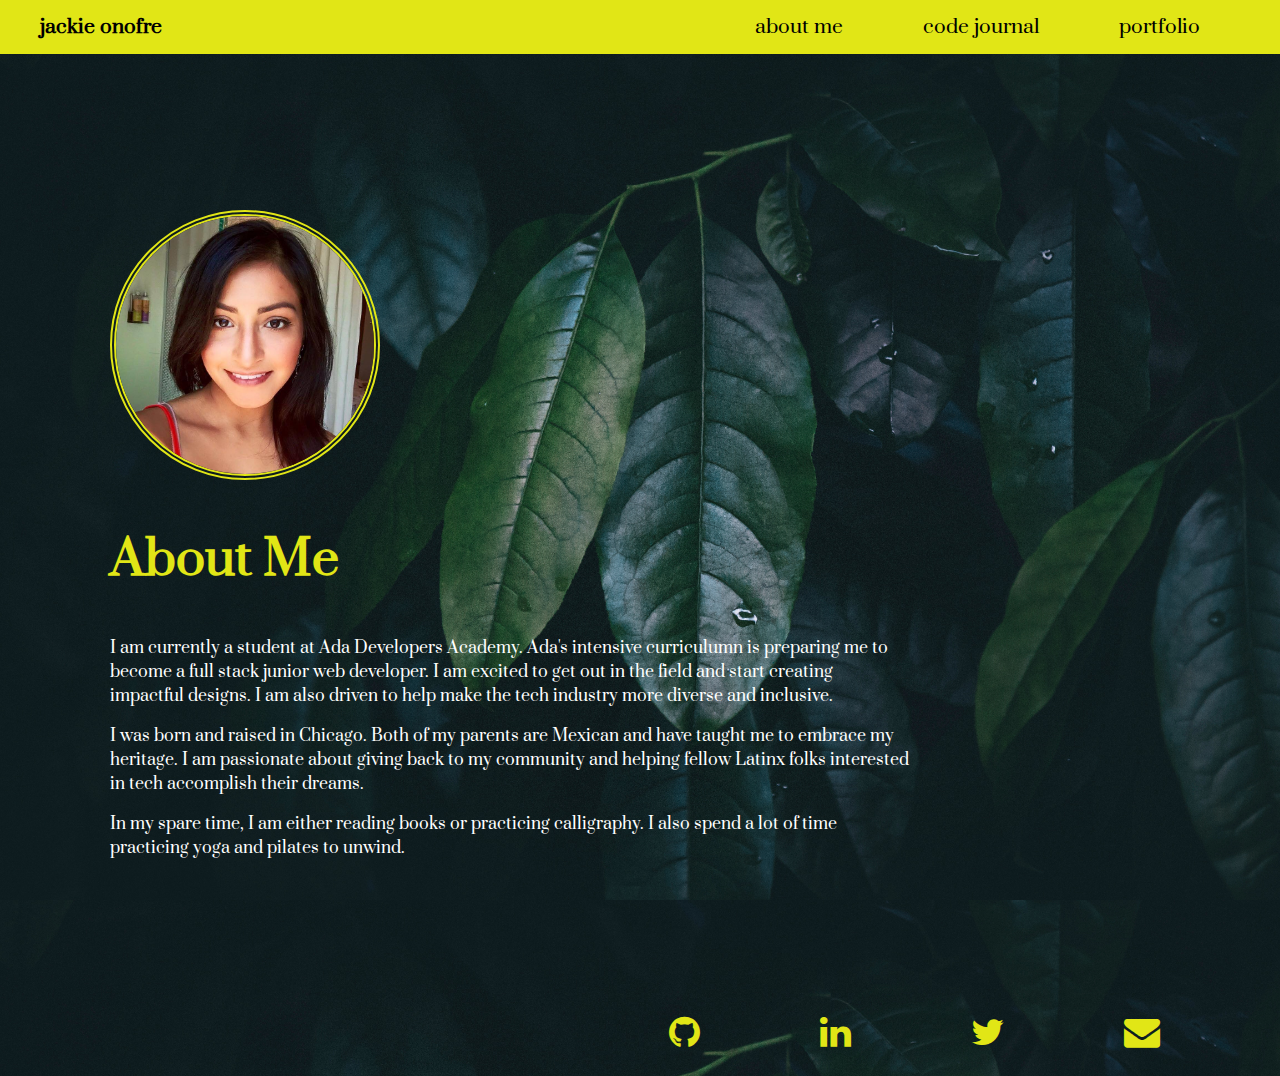
<file: content/about.html>
<!DOCTYPE html>
<html lang="en">
  <head>
    <meta charset="utf-8">
    <title>jackie onofre</title>
    <LINK REL=StyleSheet HREF="../normalize.css" TYPE="text/css" MEDIA=screen>
    <LINK REL=StyleSheet HREF="../styles/style.css" TYPE="text/css" MEDIA=screen>
    <LINK REL=StyleSheet HREF="../styles/about.css" TYPE="text/css" MEDIA=screen>
    <link href="https://fonts.googleapis.com/css?family=Prata" rel="stylesheet">
    <link rel="stylesheet" href="https://cdnjs.cloudflare.com/ajax/libs/font-awesome/4.7.0/css/font-awesome.min.css">
  </head>
  <body>
    <div>

      <nav class="nav-bar">
        <ul>
          <li class="name">
            <a href="../index.html">jackie onofre</a>
          </li>
          <li>
            <a href="about.html">about me</a>
          </li>
          <li>
            <a href="code_journal.html">code journal</a>
          </li>
          <li>
            <a href="portfolio.html">portfolio</a>
          </li>
        </ul>
      </nav>

      <section class="about-content">
        <aside>
            <img class="image" src="../images/profile-pic.jpg" alt="jackie">
        </aside>

        <section class="about-me-text">
          <h2>About Me</h2>
          <p>I am currently a student at Ada Developers Academy. Ada's intensive curriculumn is preparing me to become a full stack junior web developer. I am excited to get out in the field and start creating impactful designs. I am also driven to help make the tech industry more diverse and inclusive.</p>
          <p>I was born and raised in Chicago. Both of my parents are Mexican and have taught me to embrace my heritage. I am passionate about giving back to my community and helping fellow Latinx folks interested in tech accomplish their dreams.</p>
          <p>In my spare time, I am either reading books or practicing calligraphy. I also spend a lot of time practicing yoga and pilates to unwind. </p>
        </section>
      </section>

      <footer class="footer">
        <ul>
          <li>
            <a href="https://github.com/Jackiesan"><i class="fa fa-github"></i></a>
          </li>
          <li>
            <a href="https://www.linkedin.com/in/jacquelineonofre/"><i class="fa fa-linkedin"></i></a>
          </li>
          <li>
            <a href="https://twitter.com/Jackie_onofre16"><i class="fa fa-twitter"></i></a>
          </li>
          <li>
            <a href="mailto:16jonofre@gmail.com"><i class="fa fa-envelope"></i></a>
          </li>
        </ul>
      </footer>

    </div>
  </body>
</html>
</file>
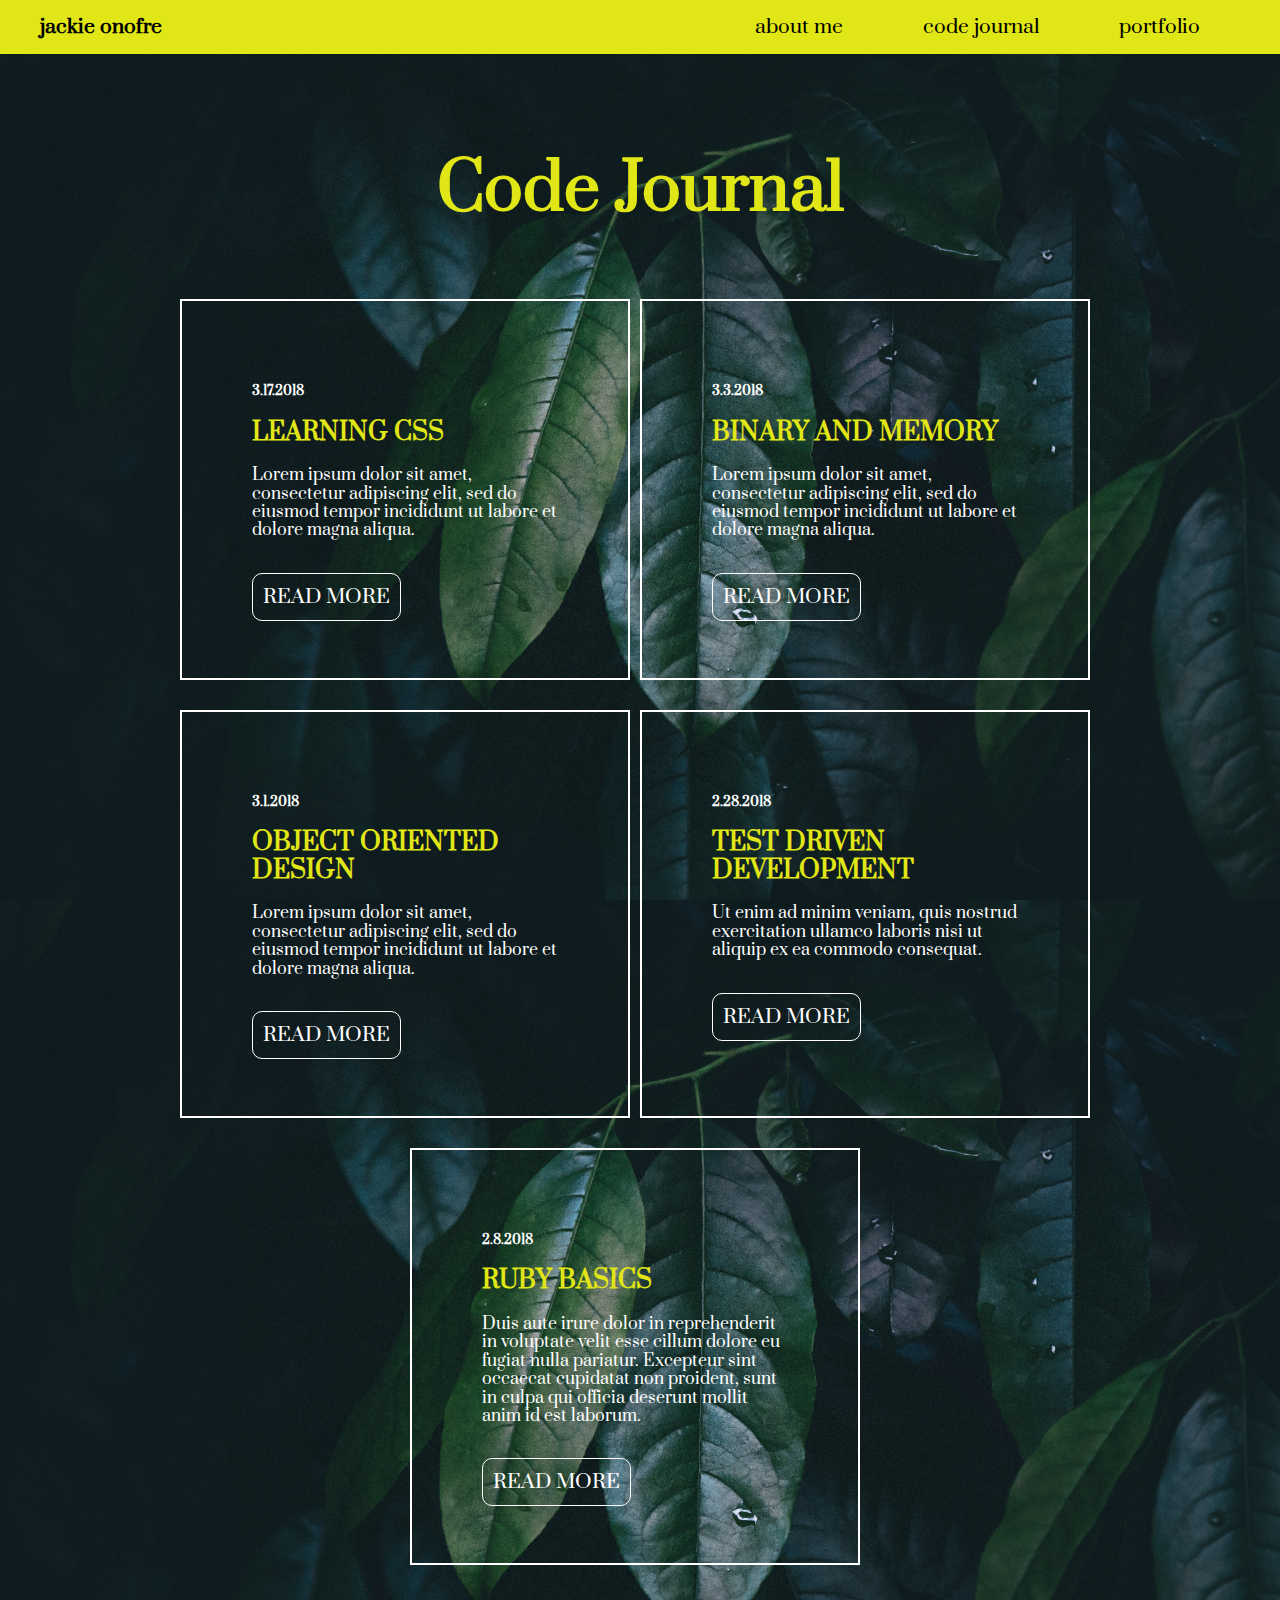
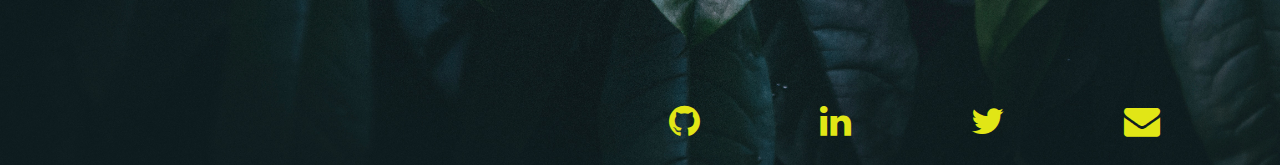
<file: content/code_journal.html>
<!DOCTYPE html>
<html lang="en">
  <head>
    <meta charset="utf-8">
    <title>jackie onofre</title>
    <LINK REL=StyleSheet HREF="../normalize.css" TYPE="text/css" MEDIA=screen>
    <LINK REL=StyleSheet HREF="../styles/style.css" TYPE="text/css" MEDIA=screen>
    <LINK REL=StyleSheet HREF="../styles/code_journal.css" TYPE="text/css" MEDIA=screen>
    <link href="https://fonts.googleapis.com/css?family=Prata" rel="stylesheet">
    <link rel="stylesheet" href="https://cdnjs.cloudflare.com/ajax/libs/font-awesome/4.7.0/css/font-awesome.min.css">
  </head>
  <body class="code-journal-page">
    <div>
      <nav class="nav-bar">
        <ul class="ul">
          <li class="name">
            <a href="../index.html">jackie onofre</a>
          </li>
          <li>
            <a href="about.html">about me</a>
          </li>
          <li>
            <a href="code_journal.html">code journal</a>
          </li>
          <li>
            <a href="portfolio.html">portfolio</a>
          </li>
        </ul>
      </nav>

      <header>
        <h1>Code Journal</h1>
      </header>

      <div class="journal-entries">

        <section class="entry">
          <h3 class="date">3.17.2018</h3>
          <h2 class="entry-title">Learning CSS</h2>
          <p>Lorem ipsum dolor sit amet, consectetur adipiscing elit, sed do eiusmod tempor incididunt ut labore et dolore magna aliqua.</p>
          <div class="button-container"><a class="read-more-button" href="journal_entries/entry_1.html">Read more</a></div>
        </section>

        <section class="entry">
          <h3 class="date">3.3.2018</h3>
          <h2 class="entry-title">Binary and Memory</h2>
          <p>Lorem ipsum dolor sit amet, consectetur adipiscing elit, sed do eiusmod tempor incididunt ut labore et dolore magna aliqua.</p>
          <div class="button-container"><a class="read-more-button" href="journal_entries/entry_2.html">Read more</a></div>
        </section>

        <section class="entry">
          <h3 class="date">3.1.2018</h3>
          <h2 class="entry-title">Object Oriented Design</h2>
          <p>Lorem ipsum dolor sit amet, consectetur adipiscing elit, sed do eiusmod tempor incididunt ut labore et dolore magna aliqua.</p>
          <div class="button-container"><a class="read-more-button" href="journal_entries/entry_3.html">Read more</a></div>
        </section>

        <section class="entry">
          <h3 class="date">2.28.2018</h3>
          <h2 class="entry-title">Test Driven Development</h2>
          <p>Ut enim ad minim veniam, quis nostrud exercitation ullamco laboris nisi ut aliquip ex ea commodo consequat.</p>
          <div class="button-container"><a class="read-more-button" href="journal_entries/entry_4.html">Read more</a></div>
        </section>

        <section class="entry">
          <h3 class="date">2.8.2018</h3>
          <h2 class="entry-title">Ruby Basics</h2>
          <p>Duis aute irure dolor in reprehenderit in voluptate velit esse cillum dolore eu fugiat nulla pariatur. Excepteur sint occaecat cupidatat non proident, sunt in culpa qui officia deserunt mollit anim id est laborum.</p>
          <div class="button-container"><a class="read-more-button" href="journal_entries/entry_5.html">Read more</a></div>
        </section>

      </div>

      <footer class="footer">
        <ul>
          <li>
            <a href="https://github.com/Jackiesan"><i class="fa fa-github"></i></a>
          </li>
          <li>
            <a href="https://www.linkedin.com/in/jacquelineonofre/"><i class="fa fa-linkedin"></i></a>
          </li>
          <li>
            <a href="https://twitter.com/Jackie_onofre16"><i class="fa fa-twitter"></i></a>
          </li>
          <li>
            <a href="mailto:16jonofre@gmail.com"><i class="fa fa-envelope"></i></a>
          </li>
        </ul>
      </footer>
    </div>
  </body>
</html>
</file>
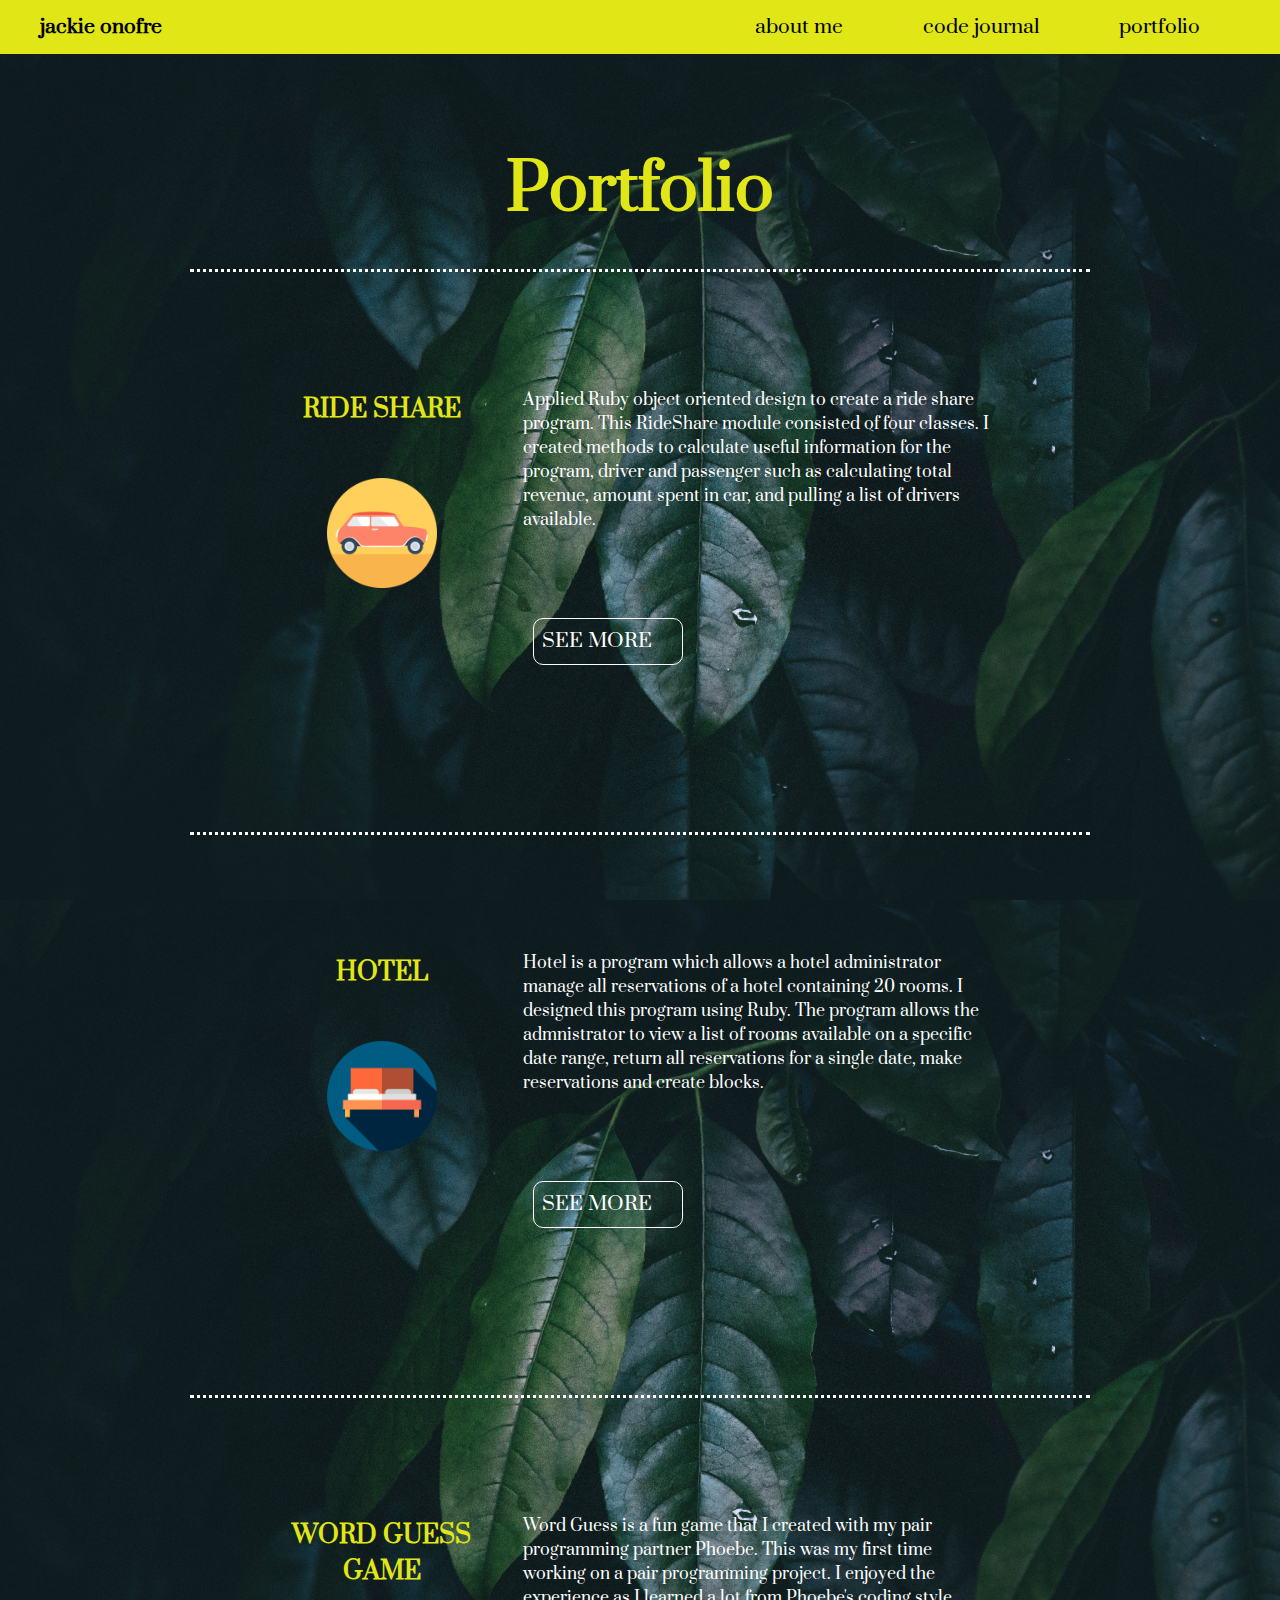
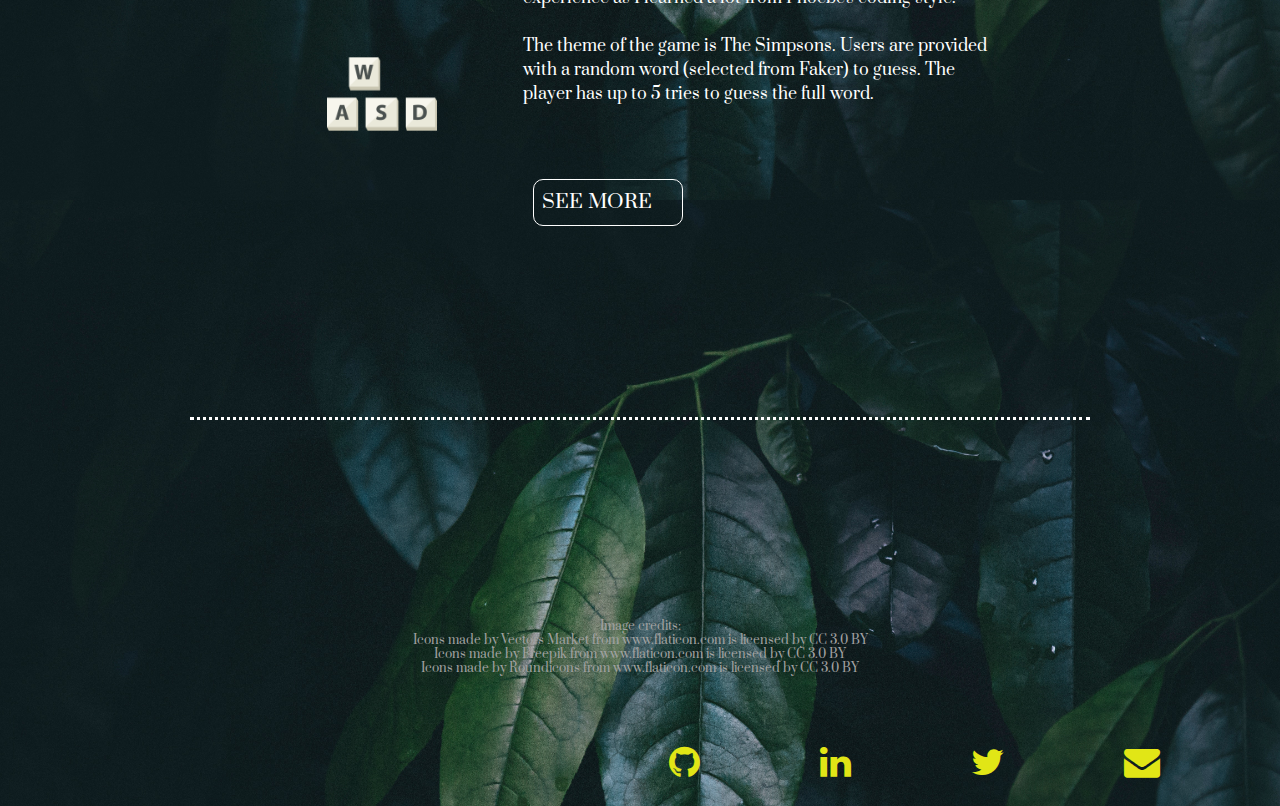
<file: content/portfolio.html>
<!DOCTYPE html>
<html lang="en">
<head>
  <meta charset="utf-8">
  <title>jackie onofre</title>
  <LINK REL=StyleSheet HREF="../normalize.css" TYPE="text/css" MEDIA=screen>
    <LINK REL=StyleSheet HREF="../styles/style.css" TYPE="text/css" MEDIA=screen>
      <LINK REL=StyleSheet HREF="../styles/portfolio.css" TYPE="text/css" MEDIA=screen>
        <link href="https://fonts.googleapis.com/css?family=Prata" rel="stylesheet">
        <link rel="stylesheet" href="https://cdnjs.cloudflare.com/ajax/libs/font-awesome/4.7.0/css/font-awesome.min.css">
      </head>
      <body>
        <div>
          <nav class="nav-bar">
            <ul class="ul">
              <li class="name">
                <a href="../index.html">jackie onofre</a>
              </li>
              <li>
                <a href="about.html">about me</a>
              </li>
              <li>
                <a href="code_journal.html">code journal</a>
              </li>
              <li>
                <a href="portfolio.html">portfolio</a>
              </li>
            </ul>
          </nav>

          <header>
            <h1>Portfolio</h1>
          </header>

          <div class="projects-container">
            <section class="project">
              <aside>
                <h2 class="project-title">Ride Share</h2>
                <img class="project-image" src="../images/car.png" alt="car">
              </aside>
              <p>Applied Ruby object oriented design to create a ride share program. This RideShare module consisted of four classes. I created methods to calculate useful information for the program, driver and passenger such as calculating total revenue, amount spent in car, and pulling a list of drivers available.</p>
              <div class="button-container"><a class="read-more-button" href="projects/ride_share.html">See More</a></div>
            </section>

            <section class="project">
              <aside>
                <h2 class="project-title">Hotel</h2>
                <img class="project-image" src="../images/bed.png" alt="bed">
              </aside>
              <p>Hotel is a program which allows a hotel administrator manage all reservations of a hotel containing 20 rooms. I designed this program using Ruby. The program allows the admnistrator to view a list of rooms available on a specific date range, return all reservations for a single date, make reservations and create blocks.</p>
              <div class="button-container"><a class="read-more-button" href="projects/hotel.html">See More</a></div>
            </section>

            <section class="project">
              <aside>
                <h2 class="project-title">Word Guess Game</h2>
                <img class="project-image" src="../images/board-game.png" alt="letter blocks">
              </aside>
              <p>Word Guess is a fun game that I created with my pair programming partner Phoebe. This was my first time working on a pair programming project. I enjoyed the experience as I learned a lot from Phoebe's coding style.<br><br>The theme of the game is The Simpsons. Users are provided with a random word (selected from Faker) to guess. The player has up to 5 tries to guess the full word.</p>
              <div class="button-container"><a class="read-more-button" href="projects/word_guess.html">See More</a></div>
            </section>
          </div>

          <section class="credits">
            <div>
              Image credits:
            </div>
            <div>Icons made by <a href="https://www.flaticon.com/authors/vectors-market" title="Vectors Market">Vectors Market</a> from <a href="https://www.flaticon.com/" title="Flaticon">www.flaticon.com</a> is licensed by <a href="http://creativecommons.org/licenses/by/3.0/" title="Creative Commons BY 3.0" target="_blank">CC 3.0 BY</a></div>
            <div>Icons made by <a href="http://www.freepik.com" title="Freepik">Freepik</a> from <a href="https://www.flaticon.com/" title="Flaticon">www.flaticon.com</a> is licensed by <a href="http://creativecommons.org/licenses/by/3.0/" title="Creative Commons BY 3.0" target="_blank">CC 3.0 BY</a></div>
            <div>Icons made by <a href="https://www.flaticon.com/authors/roundicons" title="Roundicons">Roundicons</a> from <a href="https://www.flaticon.com/" title="Flaticon">www.flaticon.com</a> is licensed by <a href="http://creativecommons.org/licenses/by/3.0/" title="Creative Commons BY 3.0" target="_blank">CC 3.0 BY</a></div>
          </section>

          <footer class="footer">
            <ul>
              <li>
                <a href="https://github.com/Jackiesan"><i class="fa fa-github"></i></a>
              </li>
              <li>
                <a href="https://www.linkedin.com/in/jacquelineonofre/"><i class="fa fa-linkedin"></i></a>
              </li>
              <li>
                <a href="https://twitter.com/Jackie_onofre16"><i class="fa fa-twitter"></i></a>
              </li>
              <li>
                <a href="mailto:16jonofre@gmail.com"><i class="fa fa-envelope"></i></a>
              </li>
            </ul>
          </footer>
        </div>
      </body>
      </html>
</file>
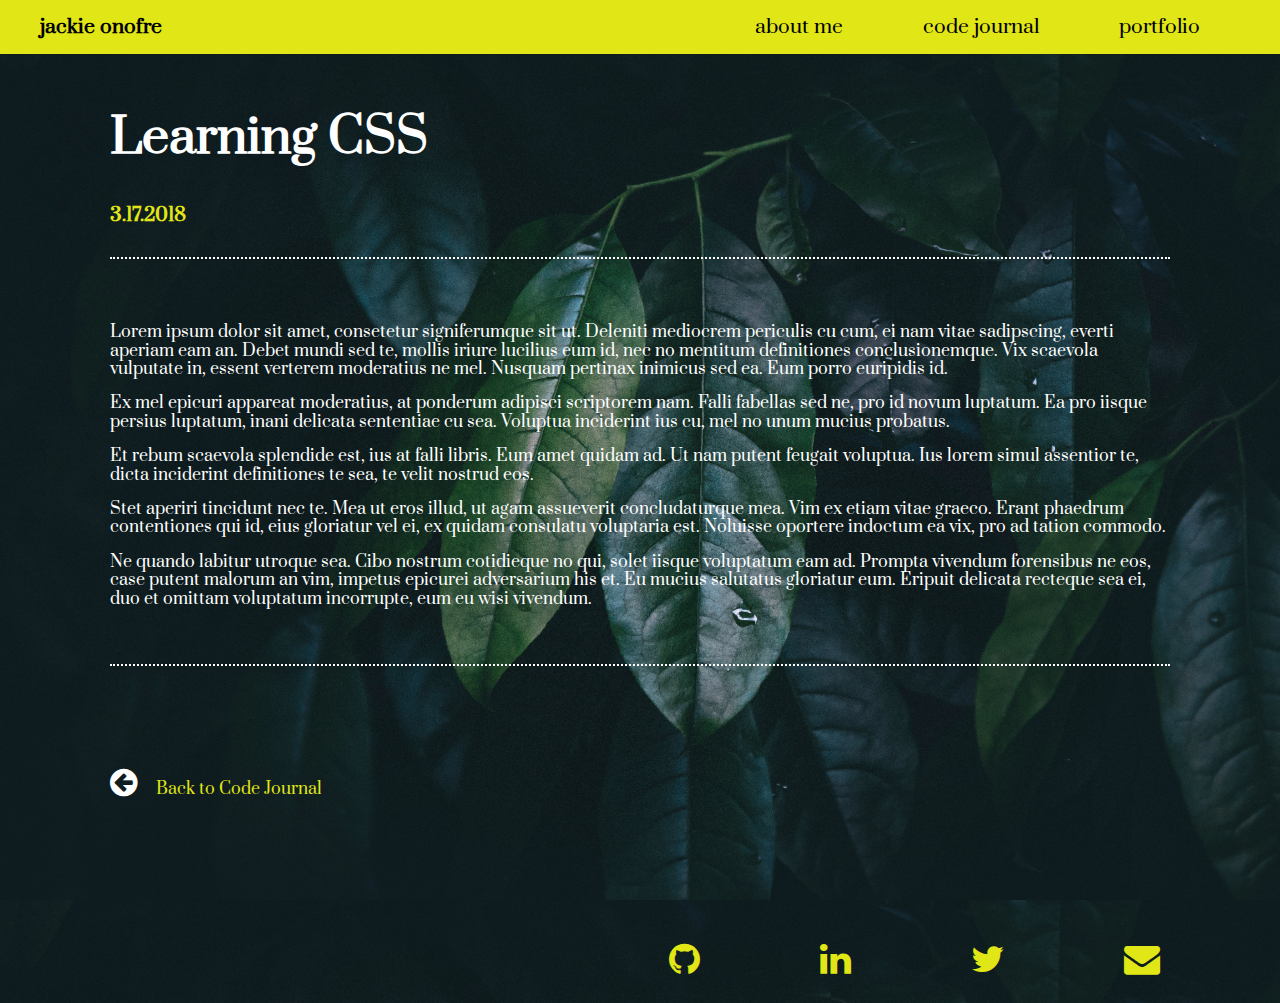
<file: content/journal_entries/entry_1.html>
<!DOCTYPE html>
<html lang="en">
  <head>
    <meta charset="utf-8">
    <title>jackie onofre</title>
    <LINK REL=StyleSheet HREF="../../normalize.css" TYPE="text/css" MEDIA=screen>
    <LINK REL=StyleSheet HREF="../../styles/style.css" TYPE="text/css" MEDIA=screen>
    <LINK REL=StyleSheet HREF="../../styles/blog_article.css" TYPE="text/css" MEDIA=screen>
    <link href="https://fonts.googleapis.com/css?family=Prata" rel="stylesheet">
    <link rel="stylesheet" href="https://cdnjs.cloudflare.com/ajax/libs/font-awesome/4.7.0/css/font-awesome.min.css">

  </head>
  <body class="code-journal-page">
    <div>

      <nav>
        <ul class="ul">
          <li class="name">
            <a href="../../index.html">jackie onofre</a>
          </li>
          <li>
            <a href="../about.html">about me</a>
          </li>
          <li>
            <a href="../code_journal.html">code journal</a>
          </li>
          <li>
            <a href="../portfolio.html">portfolio</a>
          </li>
        </ul>
      </nav>

      <section class="post-content">
        <h2>Learning CSS</h2>
        <h3 class="date">3.17.2018</h3>
        <div class="blog-post-text">
          <p>Lorem ipsum dolor sit amet, consetetur signiferumque sit ut. Deleniti mediocrem periculis cu cum, ei nam vitae sadipscing, everti aperiam eam an. Debet mundi sed te, mollis iriure lucilius eum id, nec no mentitum definitiones conclusionemque. Vix scaevola vulputate in, essent verterem moderatius ne mel. Nusquam pertinax inimicus sed ea. Eum porro euripidis id.</p>

          <p>Ex mel epicuri appareat moderatius, at ponderum adipisci scriptorem nam. Falli fabellas sed ne, pro id novum luptatum. Ea pro iisque persius luptatum, inani delicata sententiae cu sea. Voluptua inciderint ius cu, mel no unum mucius probatus.</p>

          <p>Et rebum scaevola splendide est, ius at falli libris. Eum amet quidam ad. Ut nam putent feugait voluptua. Ius lorem simul assentior te, dicta inciderint definitiones te sea, te velit nostrud eos.</p>

          <p>Stet aperiri tincidunt nec te. Mea ut eros illud, ut agam assueverit concludaturque mea. Vim ex etiam vitae graeco. Erant phaedrum contentiones qui id, eius gloriatur vel ei, ex quidam consulatu voluptaria est. Noluisse oportere indoctum ea vix, pro ad tation commodo.</p>

          <p>Ne quando labitur utroque sea. Cibo nostrum cotidieque no qui, solet iisque voluptatum eam ad. Prompta vivendum forensibus ne eos, case putent malorum an vim, impetus epicurei adversarium his et. Eu mucius salutatus gloriatur eum. Eripuit delicata recteque sea ei, duo et omittam voluptatum incorrupte, eum eu wisi vivendum.</p>
        </div>

        <div class="back">
          <a href="../code_journal.html"><i class="fa fa-arrow-circle-left"></i></a> Back to Code Journal
        </div>
      </section>

      <footer class="footer">
        <ul>
          <li>
            <a href="https://github.com/Jackiesan"><i class="fa fa-github"></i></a>
          </li>
          <li>
            <a href="https://www.linkedin.com/in/jacquelineonofre/"><i class="fa fa-linkedin"></i></a>
          </li>
          <li>
            <a href="https://twitter.com/Jackie_onofre16"><i class="fa fa-twitter"></i></a>
          </li>
          <li>
            <a href="mailto:16jonofre@gmail.com"><i class="fa fa-envelope"></i></a>
          </li>
        </ul>
      </footer>

    </div>
  </body>
</html>
</file>
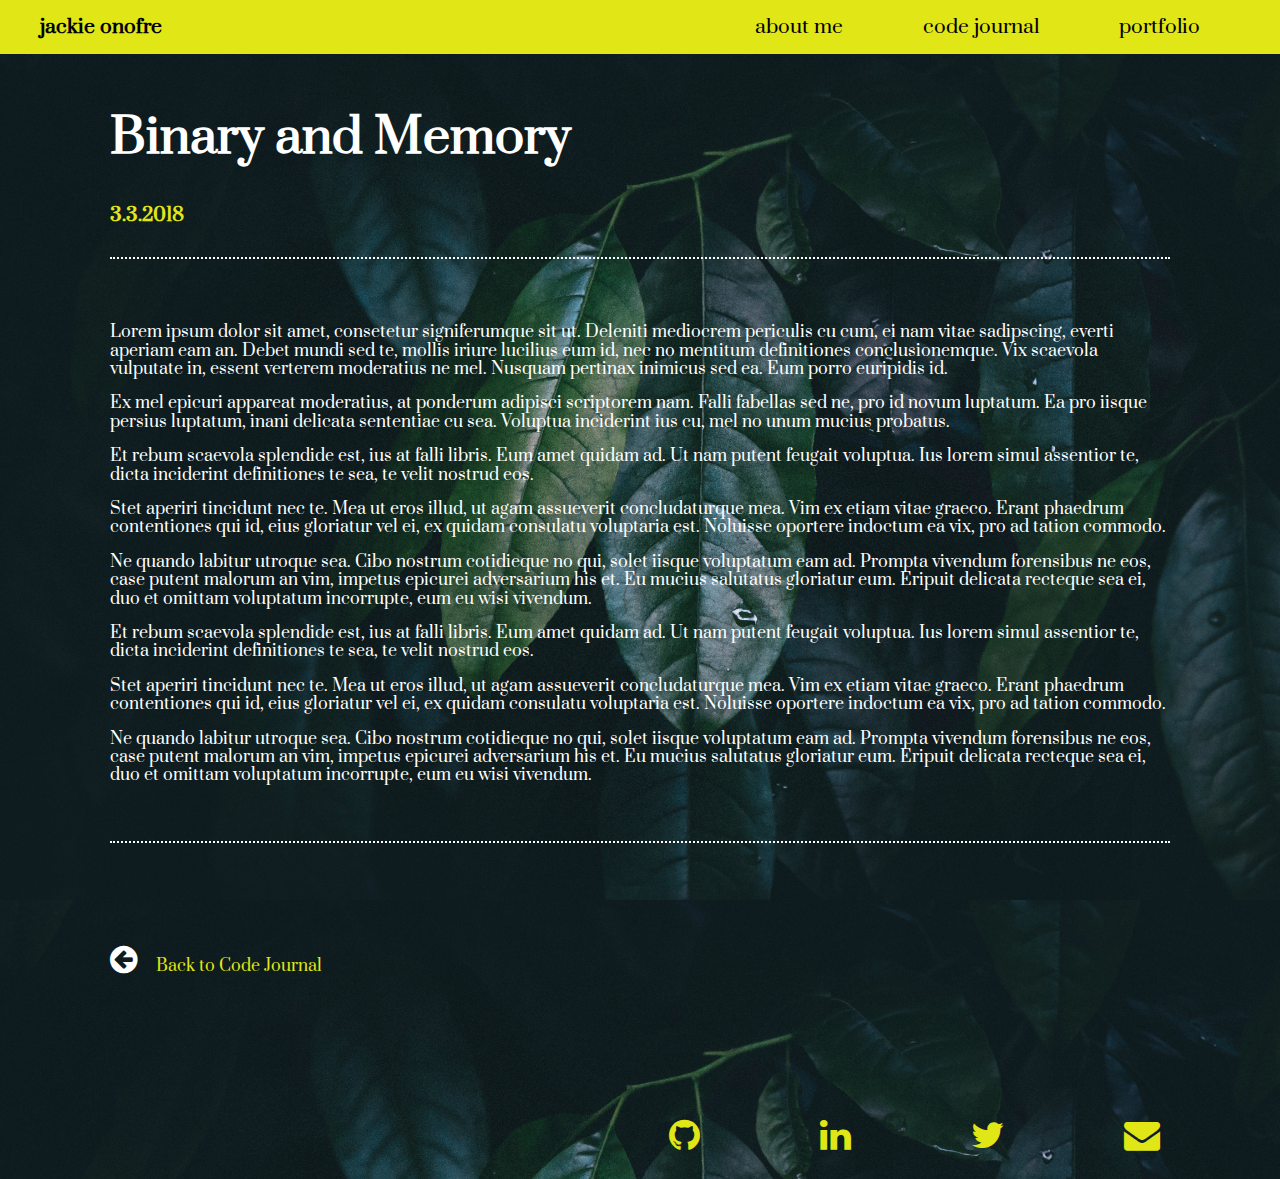
<file: content/journal_entries/entry_2.html>
<!DOCTYPE html>
<html lang="en">
  <head>
    <meta charset="utf-8">
    <title>jackie onofre</title>
    <LINK REL=StyleSheet HREF="../../normalize.css" TYPE="text/css" MEDIA=screen>
    <LINK REL=StyleSheet HREF="../../styles/style.css" TYPE="text/css" MEDIA=screen>
    <LINK REL=StyleSheet HREF="../../styles/blog_article.css" TYPE="text/css" MEDIA=screen>
    <link href="https://fonts.googleapis.com/css?family=Prata" rel="stylesheet">
    <link rel="stylesheet" href="https://cdnjs.cloudflare.com/ajax/libs/font-awesome/4.7.0/css/font-awesome.min.css">
  </head>
  <body class="code-journal-page">
    <div>
      <nav>
        <ul class="ul">
          <li class="name">
            <a href="../../index.html">jackie onofre</a>
          </li>
          <li>
            <a href="../about.html">about me</a>
          </li>
          <li>
            <a href="../code_journal.html">code journal</a>
          </li>
          <li>
            <a href="../portfolio.html">portfolio</a>
          </li>
        </ul>
      </nav>

      <section class="post-content">
        <h2>Binary and Memory</h2>
        <h3 class="date">3.3.2018</h3>
        <div class="blog-post-text">
          <p>Lorem ipsum dolor sit amet, consetetur signiferumque sit ut. Deleniti mediocrem periculis cu cum, ei nam vitae sadipscing, everti aperiam eam an. Debet mundi sed te, mollis iriure lucilius eum id, nec no mentitum definitiones conclusionemque. Vix scaevola vulputate in, essent verterem moderatius ne mel. Nusquam pertinax inimicus sed ea. Eum porro euripidis id.</p>

          <p>Ex mel epicuri appareat moderatius, at ponderum adipisci scriptorem nam. Falli fabellas sed ne, pro id novum luptatum. Ea pro iisque persius luptatum, inani delicata sententiae cu sea. Voluptua inciderint ius cu, mel no unum mucius probatus.</p>

          <p>Et rebum scaevola splendide est, ius at falli libris. Eum amet quidam ad. Ut nam putent feugait voluptua. Ius lorem simul assentior te, dicta inciderint definitiones te sea, te velit nostrud eos.</p>

          <p>Stet aperiri tincidunt nec te. Mea ut eros illud, ut agam assueverit concludaturque mea. Vim ex etiam vitae graeco. Erant phaedrum contentiones qui id, eius gloriatur vel ei, ex quidam consulatu voluptaria est. Noluisse oportere indoctum ea vix, pro ad tation commodo.</p>

          <p>Ne quando labitur utroque sea. Cibo nostrum cotidieque no qui, solet iisque voluptatum eam ad. Prompta vivendum forensibus ne eos, case putent malorum an vim, impetus epicurei adversarium his et. Eu mucius salutatus gloriatur eum. Eripuit delicata recteque sea ei, duo et omittam voluptatum incorrupte, eum eu wisi vivendum.</p>

          <p>Et rebum scaevola splendide est, ius at falli libris. Eum amet quidam ad. Ut nam putent feugait voluptua. Ius lorem simul assentior te, dicta inciderint definitiones te sea, te velit nostrud eos.</p>

          <p>Stet aperiri tincidunt nec te. Mea ut eros illud, ut agam assueverit concludaturque mea. Vim ex etiam vitae graeco. Erant phaedrum contentiones qui id, eius gloriatur vel ei, ex quidam consulatu voluptaria est. Noluisse oportere indoctum ea vix, pro ad tation commodo.</p>

          <p>Ne quando labitur utroque sea. Cibo nostrum cotidieque no qui, solet iisque voluptatum eam ad. Prompta vivendum forensibus ne eos, case putent malorum an vim, impetus epicurei adversarium his et. Eu mucius salutatus gloriatur eum. Eripuit delicata recteque sea ei, duo et omittam voluptatum incorrupte, eum eu wisi vivendum.</p>
        </div>

        <div class="back">
          <a href="../code_journal.html"><i class="fa fa-arrow-circle-left"></i></a> Back to Code Journal
        </div>

      </section>

      <footer class="footer">
        <ul>
          <li>
            <a href="https://github.com/Jackiesan"><i class="fa fa-github"></i></a>
          </li>
          <li>
            <a href="https://www.linkedin.com/in/jacquelineonofre/"><i class="fa fa-linkedin"></i></a>
          </li>
          <li>
            <a href="https://twitter.com/Jackie_onofre16"><i class="fa fa-twitter"></i></a>
          </li>
          <li>
            <a href="mailto:16jonofre@gmail.com"><i class="fa fa-envelope"></i></a>
          </li>
        </ul>
      </footer>
    </div>
  </body>
</html>
</file>
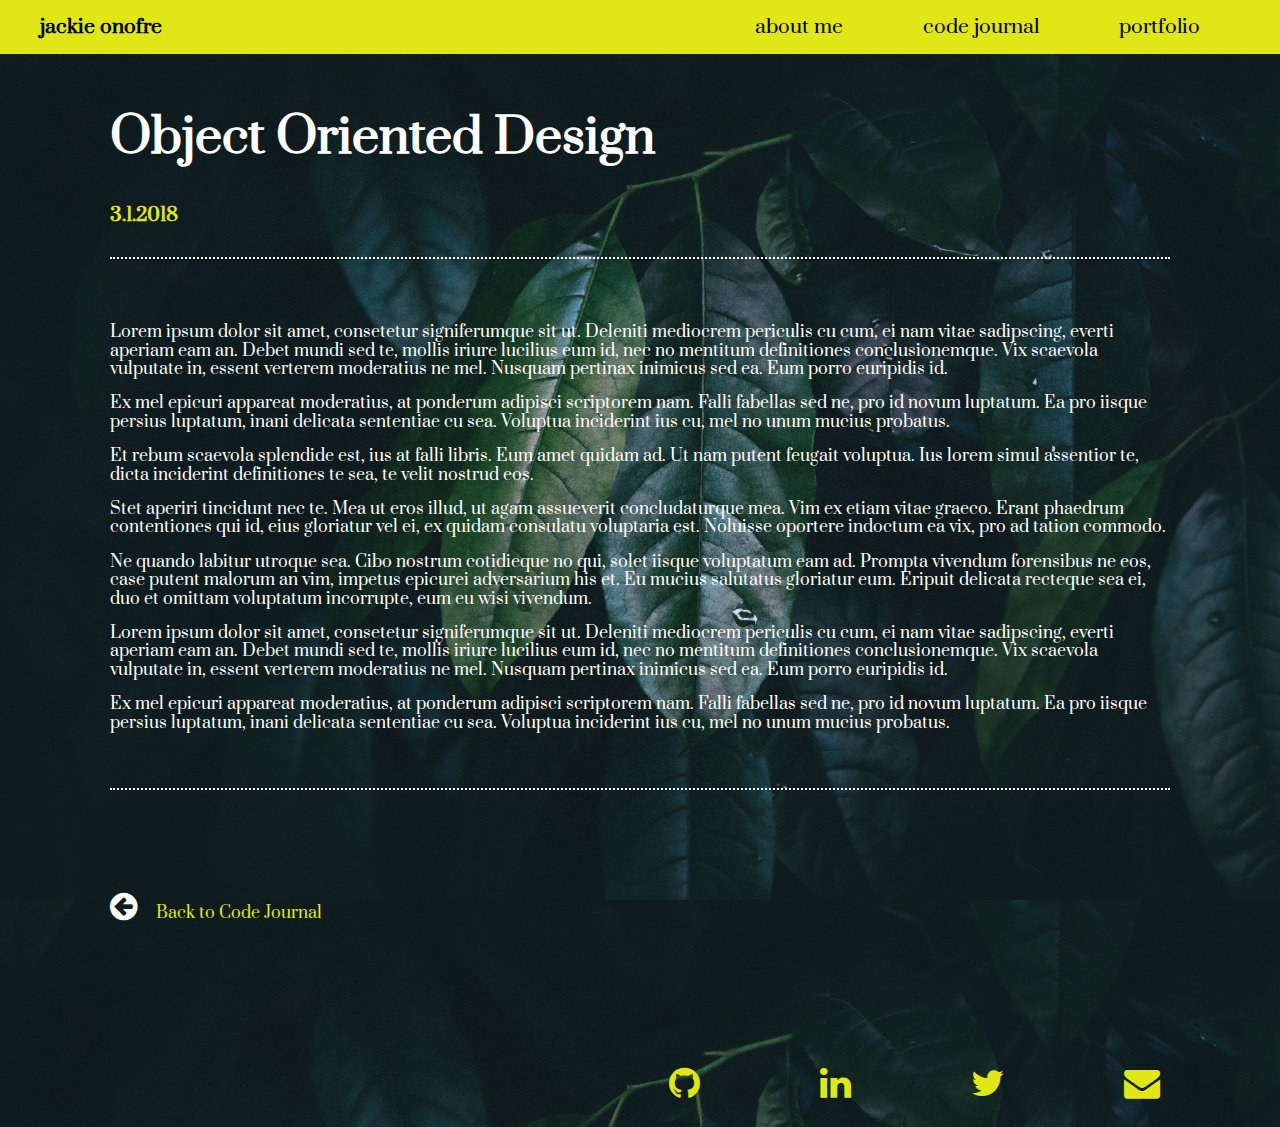
<file: content/journal_entries/entry_3.html>
<!DOCTYPE html>
<html lang="en">
  <head>
    <meta charset="utf-8">
    <title>jackie onofre</title>
    <LINK REL=StyleSheet HREF="../../normalize.css" TYPE="text/css" MEDIA=screen>
    <LINK REL=StyleSheet HREF="../../styles/style.css" TYPE="text/css" MEDIA=screen>
    <LINK REL=StyleSheet HREF="../../styles/blog_article.css" TYPE="text/css" MEDIA=screen>
    <link href="https://fonts.googleapis.com/css?family=Prata" rel="stylesheet">
    <link rel="stylesheet" href="https://cdnjs.cloudflare.com/ajax/libs/font-awesome/4.7.0/css/font-awesome.min.css">
  </head>
  <body class="code-journal-page">
    <div>
      <nav>
        <ul class="ul">
          <li class="name">
            <a href="../../index.html">jackie onofre</a>
          </li>
          <li>
            <a href="../about.html">about me</a>
          </li>
          <li>
            <a href="../code_journal.html">code journal</a>
          </li>
          <li>
            <a href="../portfolio.html">portfolio</a>
          </li>
        </ul>
      </nav>

      <section class="post-content">
        <h2>Object Oriented Design</h2>
        <h3 class="date">3.1.2018</h3>
        <div class="blog-post-text">
          <p>Lorem ipsum dolor sit amet, consetetur signiferumque sit ut. Deleniti mediocrem periculis cu cum, ei nam vitae sadipscing, everti aperiam eam an. Debet mundi sed te, mollis iriure lucilius eum id, nec no mentitum definitiones conclusionemque. Vix scaevola vulputate in, essent verterem moderatius ne mel. Nusquam pertinax inimicus sed ea. Eum porro euripidis id.</p>

          <p>Ex mel epicuri appareat moderatius, at ponderum adipisci scriptorem nam. Falli fabellas sed ne, pro id novum luptatum. Ea pro iisque persius luptatum, inani delicata sententiae cu sea. Voluptua inciderint ius cu, mel no unum mucius probatus.</p>

          <p>Et rebum scaevola splendide est, ius at falli libris. Eum amet quidam ad. Ut nam putent feugait voluptua. Ius lorem simul assentior te, dicta inciderint definitiones te sea, te velit nostrud eos.</p>

          <p>Stet aperiri tincidunt nec te. Mea ut eros illud, ut agam assueverit concludaturque mea. Vim ex etiam vitae graeco. Erant phaedrum contentiones qui id, eius gloriatur vel ei, ex quidam consulatu voluptaria est. Noluisse oportere indoctum ea vix, pro ad tation commodo.</p>

          <p>Ne quando labitur utroque sea. Cibo nostrum cotidieque no qui, solet iisque voluptatum eam ad. Prompta vivendum forensibus ne eos, case putent malorum an vim, impetus epicurei adversarium his et. Eu mucius salutatus gloriatur eum. Eripuit delicata recteque sea ei, duo et omittam voluptatum incorrupte, eum eu wisi vivendum.</p>

          <p>Lorem ipsum dolor sit amet, consetetur signiferumque sit ut. Deleniti mediocrem periculis cu cum, ei nam vitae sadipscing, everti aperiam eam an. Debet mundi sed te, mollis iriure lucilius eum id, nec no mentitum definitiones conclusionemque. Vix scaevola vulputate in, essent verterem moderatius ne mel. Nusquam pertinax inimicus sed ea. Eum porro euripidis id.</p>

          <p>Ex mel epicuri appareat moderatius, at ponderum adipisci scriptorem nam. Falli fabellas sed ne, pro id novum luptatum. Ea pro iisque persius luptatum, inani delicata sententiae cu sea. Voluptua inciderint ius cu, mel no unum mucius probatus.</p>
        </div>

        <div class="back">
          <a href="../code_journal.html"><i class="fa fa-arrow-circle-left"></i></a> Back to Code Journal
        </div>
      </section>

      <footer class="footer">
        <ul>
          <li>
            <a href="https://github.com/Jackiesan"><i class="fa fa-github"></i></a>
          </li>
          <li>
            <a href="https://www.linkedin.com/in/jacquelineonofre/"><i class="fa fa-linkedin"></i></a>
          </li>
          <li>
            <a href="https://twitter.com/Jackie_onofre16"><i class="fa fa-twitter"></i></a>
          </li>
          <li>
            <a href="mailto:16jonofre@gmail.com"><i class="fa fa-envelope"></i></a>
          </li>
        </ul>
      </footer>
    </div>
  </body>
</html>
</file>
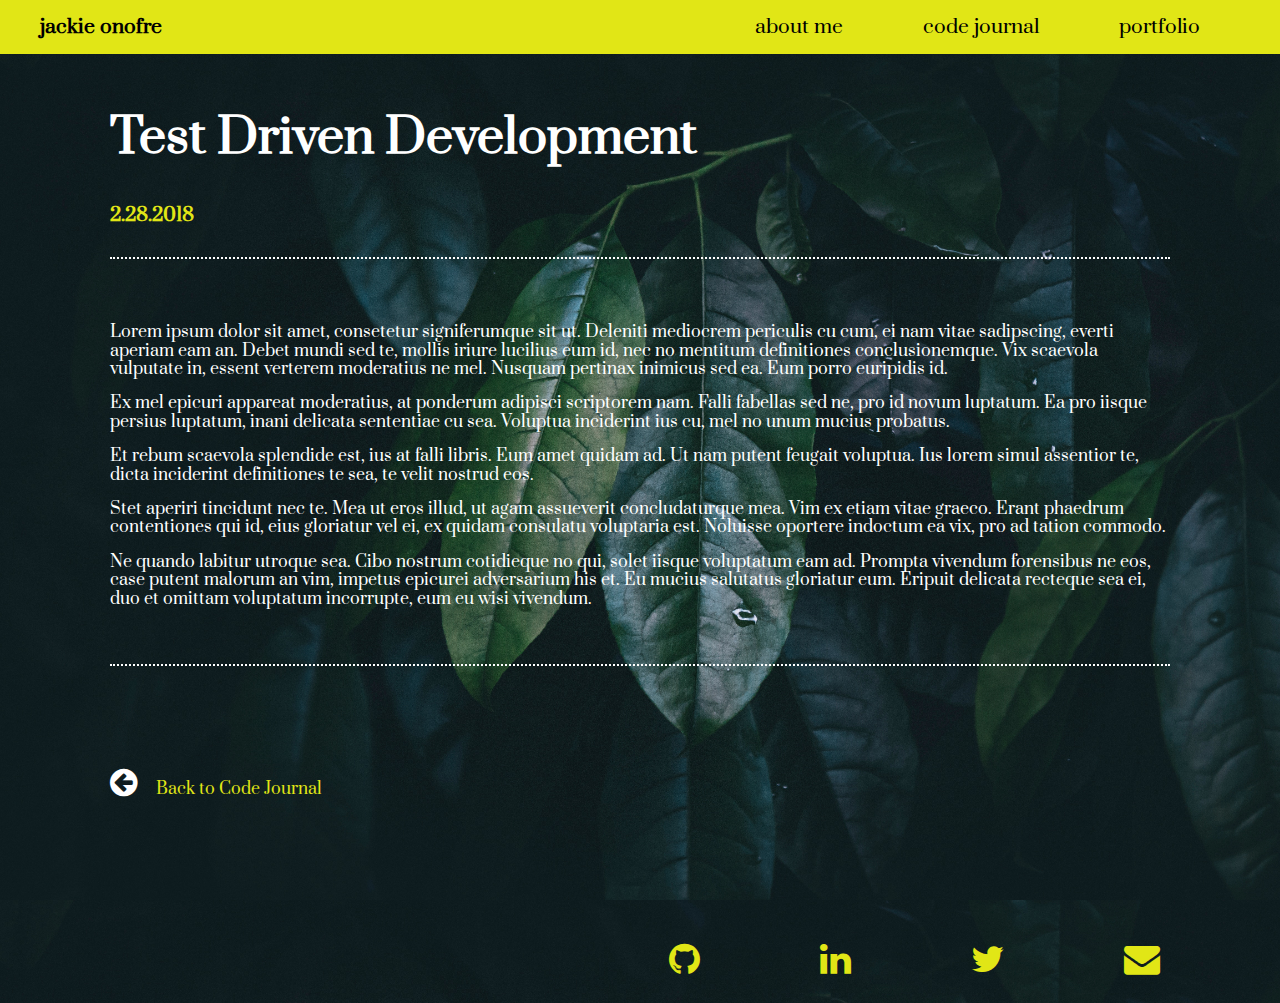
<file: content/journal_entries/entry_4.html>
<!DOCTYPE html>
<html lang="en">
  <head>
    <meta charset="utf-8">
    <title>jackie onofre</title>
    <LINK REL=StyleSheet HREF="../../normalize.css" TYPE="text/css" MEDIA=screen>
    <LINK REL=StyleSheet HREF="../../styles/style.css" TYPE="text/css" MEDIA=screen>
    <LINK REL=StyleSheet HREF="../../styles/blog_article.css" TYPE="text/css" MEDIA=screen>
    <link href="https://fonts.googleapis.com/css?family=Prata" rel="stylesheet">
    <link rel="stylesheet" href="https://cdnjs.cloudflare.com/ajax/libs/font-awesome/4.7.0/css/font-awesome.min.css">
  </head>
  <body class="code-journal-page">
    <div>
      <nav>
        <ul class="ul">
          <li class="name">
            <a href="../../index.html">jackie onofre</a>
          </li>
          <li>
            <a href="../about.html">about me</a>
          </li>
          <li>
            <a href="../code_journal.html">code journal</a>
          </li>
          <li>
            <a href="../portfolio.html">portfolio</a>
          </li>
        </ul>
      </nav>

      <section class="post-content">
        <h2>Test Driven Development</h2>
        <h3 class="date">2.28.2018</h3>
        <div class="blog-post-text">
          <p>Lorem ipsum dolor sit amet, consetetur signiferumque sit ut. Deleniti mediocrem periculis cu cum, ei nam vitae sadipscing, everti aperiam eam an. Debet mundi sed te, mollis iriure lucilius eum id, nec no mentitum definitiones conclusionemque. Vix scaevola vulputate in, essent verterem moderatius ne mel. Nusquam pertinax inimicus sed ea. Eum porro euripidis id.</p>

          <p>Ex mel epicuri appareat moderatius, at ponderum adipisci scriptorem nam. Falli fabellas sed ne, pro id novum luptatum. Ea pro iisque persius luptatum, inani delicata sententiae cu sea. Voluptua inciderint ius cu, mel no unum mucius probatus.</p>

          <p>Et rebum scaevola splendide est, ius at falli libris. Eum amet quidam ad. Ut nam putent feugait voluptua. Ius lorem simul assentior te, dicta inciderint definitiones te sea, te velit nostrud eos.</p>

          <p>Stet aperiri tincidunt nec te. Mea ut eros illud, ut agam assueverit concludaturque mea. Vim ex etiam vitae graeco. Erant phaedrum contentiones qui id, eius gloriatur vel ei, ex quidam consulatu voluptaria est. Noluisse oportere indoctum ea vix, pro ad tation commodo.</p>

          <p>Ne quando labitur utroque sea. Cibo nostrum cotidieque no qui, solet iisque voluptatum eam ad. Prompta vivendum forensibus ne eos, case putent malorum an vim, impetus epicurei adversarium his et. Eu mucius salutatus gloriatur eum. Eripuit delicata recteque sea ei, duo et omittam voluptatum incorrupte, eum eu wisi vivendum.</p>
        </div>

        <div class="back">
          <a href="../code_journal.html"><i class="fa fa-arrow-circle-left"></i></a> Back to Code Journal
        </div>
      </section>

      <footer class="footer">
        <ul>
          <li>
            <a href="https://github.com/Jackiesan"><i class="fa fa-github"></i></a>
          </li>
          <li>
            <a href="https://www.linkedin.com/in/jacquelineonofre/"><i class="fa fa-linkedin"></i></a>
          </li>
          <li>
            <a href="https://twitter.com/Jackie_onofre16"><i class="fa fa-twitter"></i></a>
          </li>
          <li>
            <a href="mailto:16jonofre@gmail.com"><i class="fa fa-envelope"></i></a>
          </li>
        </ul>
      </footer>
    </div>
  </body>
</html>
</file>
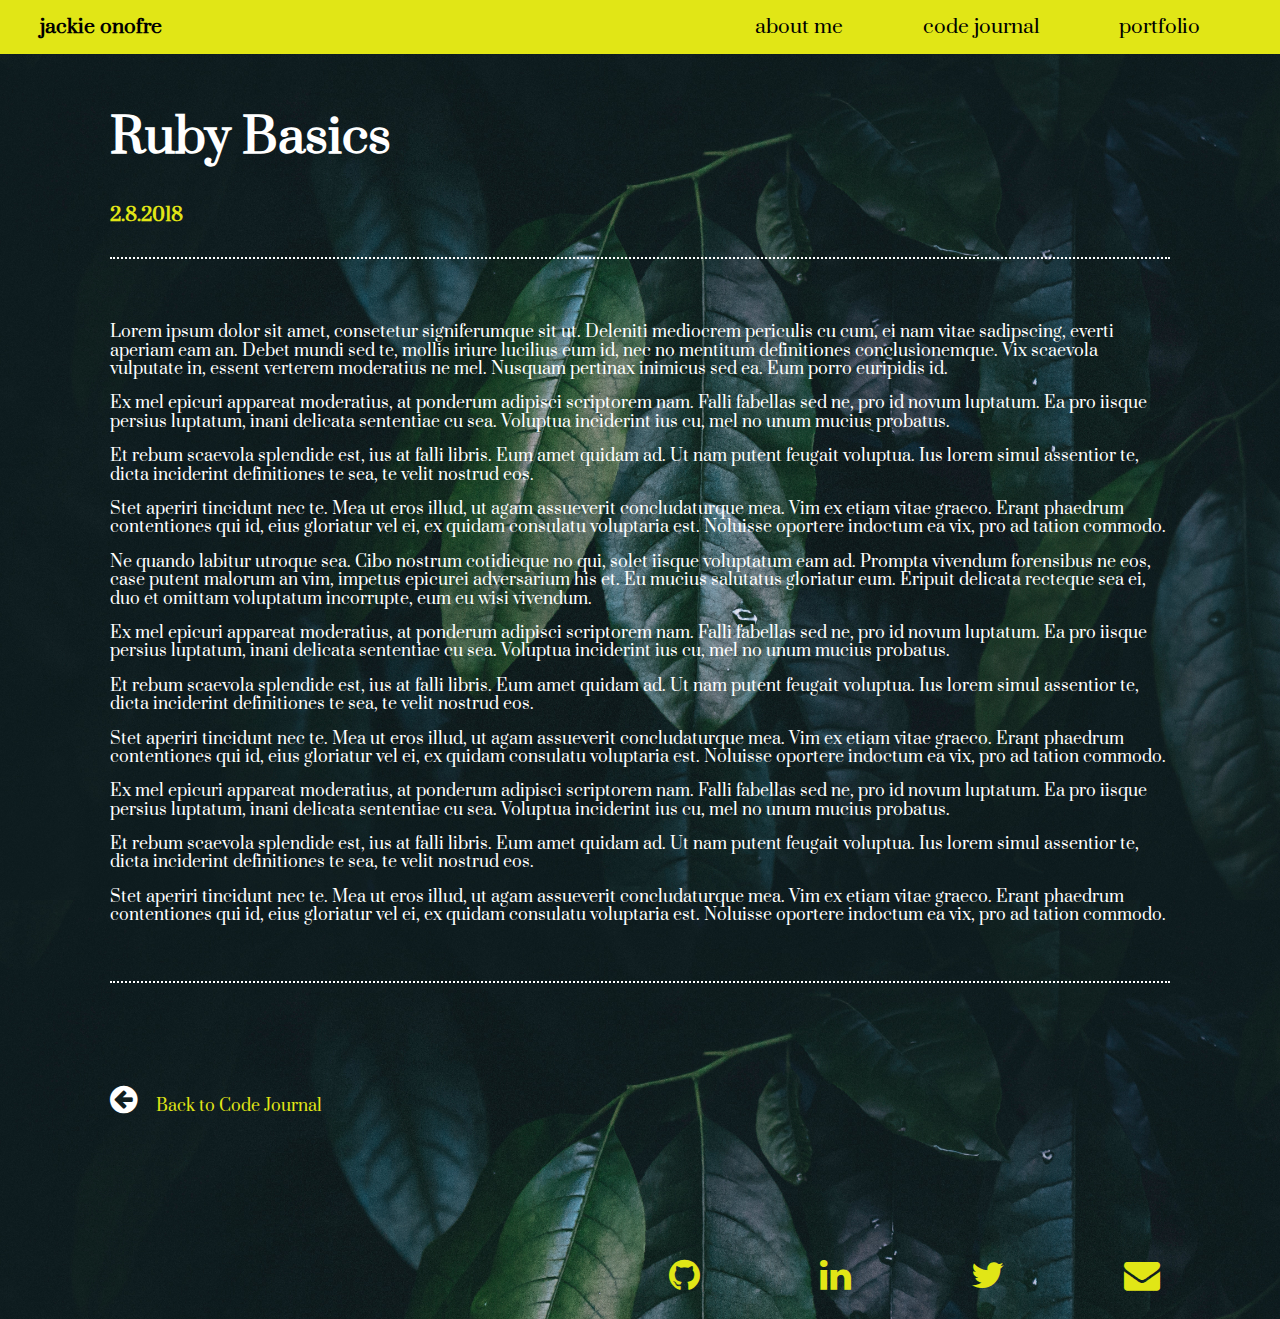
<file: content/journal_entries/entry_5.html>
<!DOCTYPE html>
<html lang="en">
  <head>
    <meta charset="utf-8">
    <title>jackie onofre</title>
    <LINK REL=StyleSheet HREF="../../normalize.css" TYPE="text/css" MEDIA=screen>
    <LINK REL=StyleSheet HREF="../../styles/style.css" TYPE="text/css" MEDIA=screen>
    <LINK REL=StyleSheet HREF="../../styles/blog_article.css" TYPE="text/css" MEDIA=screen>
    <link href="https://fonts.googleapis.com/css?family=Prata" rel="stylesheet">
    <link rel="stylesheet" href="https://cdnjs.cloudflare.com/ajax/libs/font-awesome/4.7.0/css/font-awesome.min.css">
  </head>
  <body class="code-journal-page">
    <div>
      <nav>
        <ul class="ul">
          <li class="name">
            <a href="../../index.html">jackie onofre</a>
          </li>
          <li>
            <a href="../about.html">about me</a>
          </li>
          <li>
            <a href="../code_journal.html">code journal</a>
          </li>
          <li>
            <a href="../portfolio.html">portfolio</a>
          </li>
        </ul>
      </nav>

      <section class="post-content">
        <h2>Ruby Basics</h2>
        <h3 class="date">2.8.2018</h3>
        <div class="blog-post-text">
          <p>Lorem ipsum dolor sit amet, consetetur signiferumque sit ut. Deleniti mediocrem periculis cu cum, ei nam vitae sadipscing, everti aperiam eam an. Debet mundi sed te, mollis iriure lucilius eum id, nec no mentitum definitiones conclusionemque. Vix scaevola vulputate in, essent verterem moderatius ne mel. Nusquam pertinax inimicus sed ea. Eum porro euripidis id.</p>

          <p>Ex mel epicuri appareat moderatius, at ponderum adipisci scriptorem nam. Falli fabellas sed ne, pro id novum luptatum. Ea pro iisque persius luptatum, inani delicata sententiae cu sea. Voluptua inciderint ius cu, mel no unum mucius probatus.</p>

          <p>Et rebum scaevola splendide est, ius at falli libris. Eum amet quidam ad. Ut nam putent feugait voluptua. Ius lorem simul assentior te, dicta inciderint definitiones te sea, te velit nostrud eos.</p>

          <p>Stet aperiri tincidunt nec te. Mea ut eros illud, ut agam assueverit concludaturque mea. Vim ex etiam vitae graeco. Erant phaedrum contentiones qui id, eius gloriatur vel ei, ex quidam consulatu voluptaria est. Noluisse oportere indoctum ea vix, pro ad tation commodo.</p>

          <p>Ne quando labitur utroque sea. Cibo nostrum cotidieque no qui, solet iisque voluptatum eam ad. Prompta vivendum forensibus ne eos, case putent malorum an vim, impetus epicurei adversarium his et. Eu mucius salutatus gloriatur eum. Eripuit delicata recteque sea ei, duo et omittam voluptatum incorrupte, eum eu wisi vivendum.</p>

          <p>Ex mel epicuri appareat moderatius, at ponderum adipisci scriptorem nam. Falli fabellas sed ne, pro id novum luptatum. Ea pro iisque persius luptatum, inani delicata sententiae cu sea. Voluptua inciderint ius cu, mel no unum mucius probatus.</p>

          <p>Et rebum scaevola splendide est, ius at falli libris. Eum amet quidam ad. Ut nam putent feugait voluptua. Ius lorem simul assentior te, dicta inciderint definitiones te sea, te velit nostrud eos.</p>

          <p>Stet aperiri tincidunt nec te. Mea ut eros illud, ut agam assueverit concludaturque mea. Vim ex etiam vitae graeco. Erant phaedrum contentiones qui id, eius gloriatur vel ei, ex quidam consulatu voluptaria est. Noluisse oportere indoctum ea vix, pro ad tation commodo.</p>

          <p>Ex mel epicuri appareat moderatius, at ponderum adipisci scriptorem nam. Falli fabellas sed ne, pro id novum luptatum. Ea pro iisque persius luptatum, inani delicata sententiae cu sea. Voluptua inciderint ius cu, mel no unum mucius probatus.</p>

          <p>Et rebum scaevola splendide est, ius at falli libris. Eum amet quidam ad. Ut nam putent feugait voluptua. Ius lorem simul assentior te, dicta inciderint definitiones te sea, te velit nostrud eos.</p>

          <p>Stet aperiri tincidunt nec te. Mea ut eros illud, ut agam assueverit concludaturque mea. Vim ex etiam vitae graeco. Erant phaedrum contentiones qui id, eius gloriatur vel ei, ex quidam consulatu voluptaria est. Noluisse oportere indoctum ea vix, pro ad tation commodo.</p>
        </div>

        <div class="back">
          <a href="../code_journal.html"><i class="fa fa-arrow-circle-left"></i></a> Back to Code Journal
        </div>
      </section>

      <footer class="footer">
        <ul>
          <li>
            <a href="https://github.com/Jackiesan"><i class="fa fa-github"></i></a>
          </li>
          <li>
            <a href="https://www.linkedin.com/in/jacquelineonofre/"><i class="fa fa-linkedin"></i></a>
          </li>
          <li>
            <a href="https://twitter.com/Jackie_onofre16"><i class="fa fa-twitter"></i></a>
          </li>
          <li>
            <a href="mailto:16jonofre@gmail.com"><i class="fa fa-envelope"></i></a>
          </li>
        </ul>
      </footer>
    </div>
  </body>
</html>
</file>
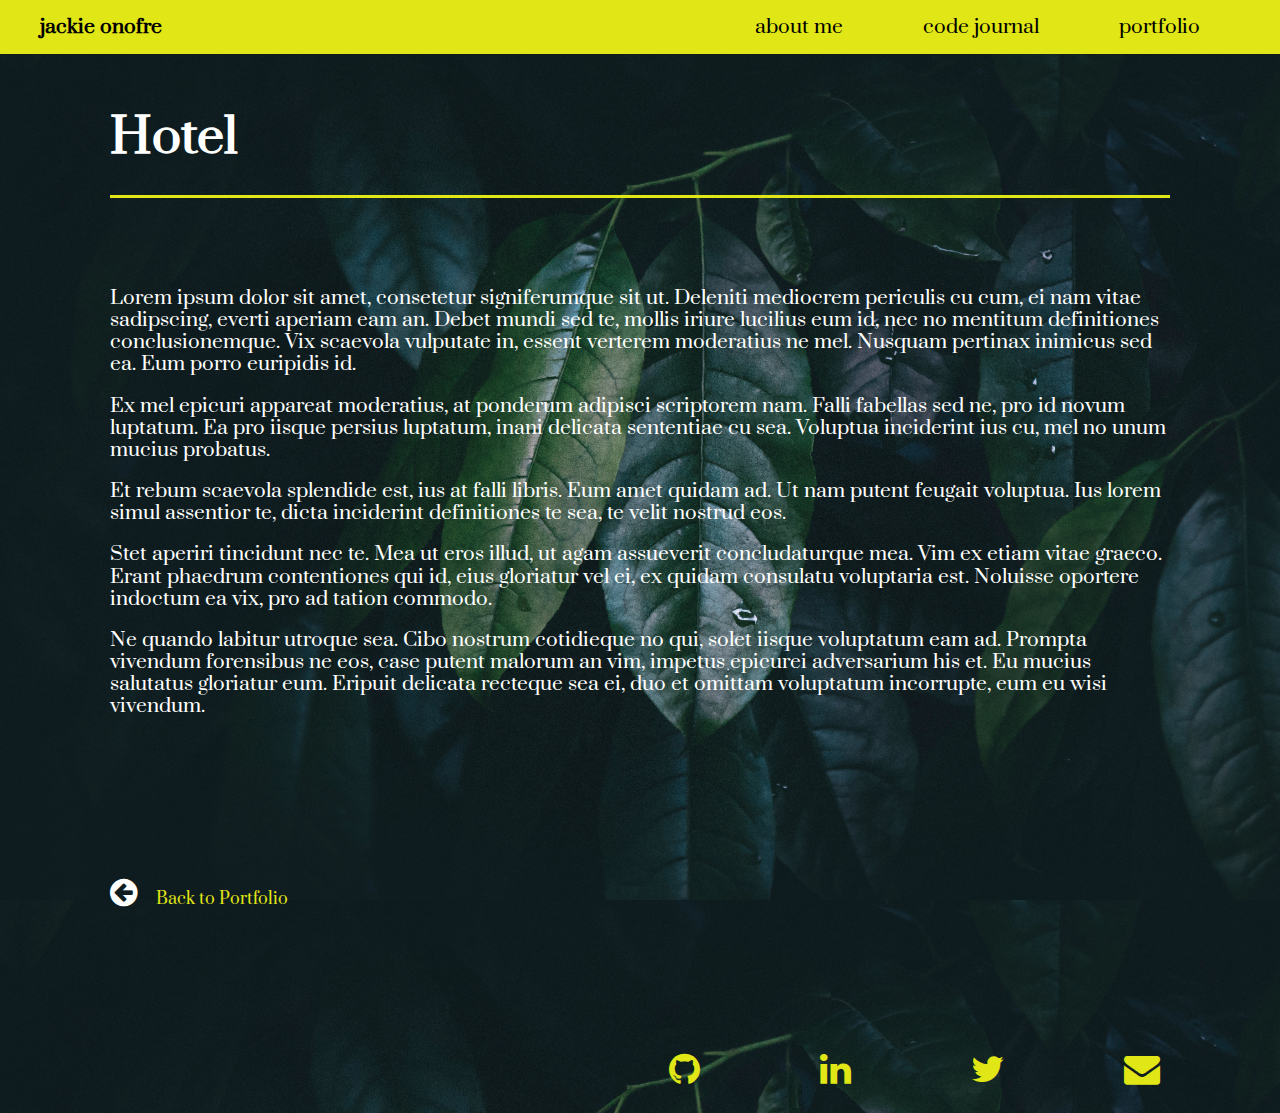
<file: content/projects/hotel.html>
<!DOCTYPE html>
<html lang="en">
  <head>
    <meta charset="utf-8">
    <title>jackie onofre</title>
    <LINK REL=StyleSheet HREF="../../normalize.css" TYPE="text/css" MEDIA=screen>
    <LINK REL=StyleSheet HREF="../../styles/style.css" TYPE="text/css" MEDIA=screen>
    <LINK REL=StyleSheet HREF="../../styles/portfolio_project.css" TYPE="text/css" MEDIA=screen>
    <link href="https://fonts.googleapis.com/css?family=Prata" rel="stylesheet">
    <link rel="stylesheet" href="https://cdnjs.cloudflare.com/ajax/libs/font-awesome/4.7.0/css/font-awesome.min.css">

  </head>
  <body class="project-page">
    <div>
      <nav>
        <ul class="ul">
          <li class="name">
            <a href="../../index.html">jackie onofre</a>
          </li>
          <li>
            <a href="../about.html">about me</a>
          </li>
          <li>
            <a href="../code_journal.html">code journal</a>
          </li>
          <li>
            <a href="../portfolio.html">portfolio</a>
          </li>
        </ul>
      </nav>

      <section class="project-content">
        <h2>Hotel</h2>
        <div class="project-text">
          <p>Lorem ipsum dolor sit amet, consetetur signiferumque sit ut. Deleniti mediocrem periculis cu cum, ei nam vitae sadipscing, everti aperiam eam an. Debet mundi sed te, mollis iriure lucilius eum id, nec no mentitum definitiones conclusionemque. Vix scaevola vulputate in, essent verterem moderatius ne mel. Nusquam pertinax inimicus sed ea. Eum porro euripidis id.</p>

          <p>Ex mel epicuri appareat moderatius, at ponderum adipisci scriptorem nam. Falli fabellas sed ne, pro id novum luptatum. Ea pro iisque persius luptatum, inani delicata sententiae cu sea. Voluptua inciderint ius cu, mel no unum mucius probatus.</p>

          <p>Et rebum scaevola splendide est, ius at falli libris. Eum amet quidam ad. Ut nam putent feugait voluptua. Ius lorem simul assentior te, dicta inciderint definitiones te sea, te velit nostrud eos.</p>

          <p>Stet aperiri tincidunt nec te. Mea ut eros illud, ut agam assueverit concludaturque mea. Vim ex etiam vitae graeco. Erant phaedrum contentiones qui id, eius gloriatur vel ei, ex quidam consulatu voluptaria est. Noluisse oportere indoctum ea vix, pro ad tation commodo.</p>

          <p>Ne quando labitur utroque sea. Cibo nostrum cotidieque no qui, solet iisque voluptatum eam ad. Prompta vivendum forensibus ne eos, case putent malorum an vim, impetus epicurei adversarium his et. Eu mucius salutatus gloriatur eum. Eripuit delicata recteque sea ei, duo et omittam voluptatum incorrupte, eum eu wisi vivendum.</p>
        </div>

        <div class="back">
          <a href="../portfolio.html"><i class="fa fa-arrow-circle-left"></i></a> Back to Portfolio
        </div>
      </section>

      <footer class="footer">
        <ul>
          <li>
            <a href="https://github.com/Jackiesan"><i class="fa fa-github"></i></a>
          </li>
          <li>
            <a href="https://www.linkedin.com/in/jacquelineonofre/"><i class="fa fa-linkedin"></i></a>
          </li>
          <li>
            <a href="https://twitter.com/Jackie_onofre16"><i class="fa fa-twitter"></i></a>
          </li>
          <li>
            <a href="mailto:16jonofre@gmail.com"><i class="fa fa-envelope"></i></a>
          </li>
        </ul>
      </footer>
    </div>
  </body>
</html>
</file>
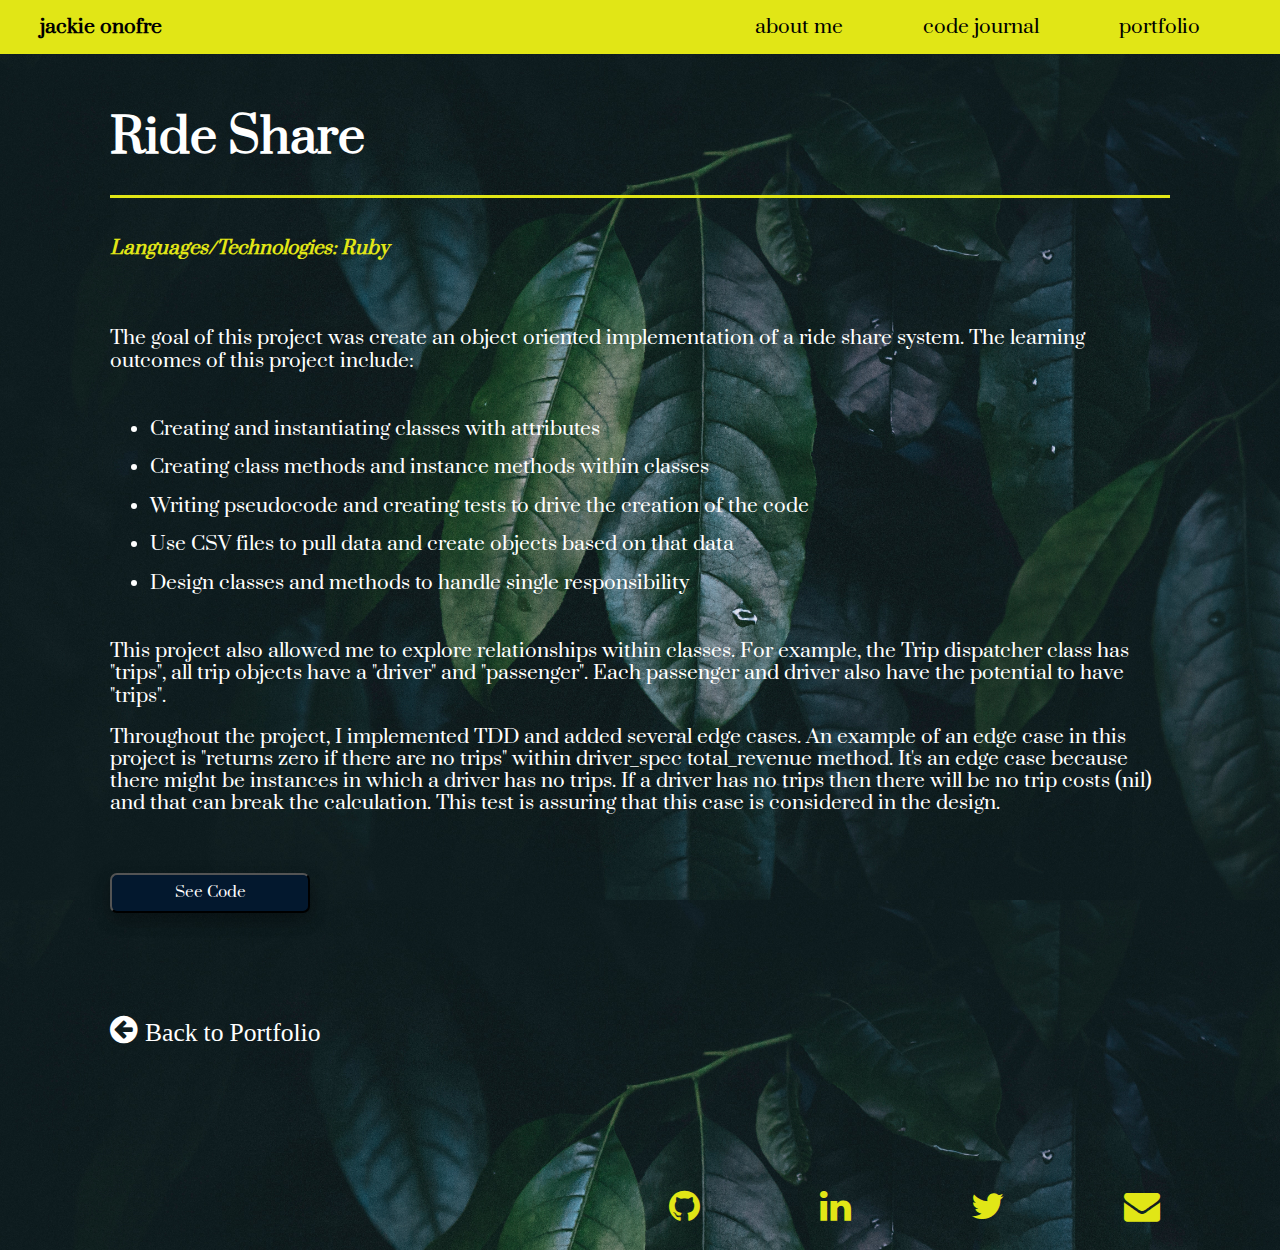
<file: content/projects/ride_share.html>
<!DOCTYPE html>
<html lang="en">
<head>
  <meta charset="utf-8">
  <title>jackie onofre</title>
  <LINK REL=StyleSheet HREF="../../normalize.css" TYPE="text/css" MEDIA=screen>
    <LINK REL=StyleSheet HREF="../../styles/style.css" TYPE="text/css" MEDIA=screen>
      <LINK REL=StyleSheet HREF="../../styles/portfolio_project.css" TYPE="text/css" MEDIA=screen>
        <link href="https://fonts.googleapis.com/css?family=Prata" rel="stylesheet">
        <link rel="stylesheet" href="https://cdnjs.cloudflare.com/ajax/libs/font-awesome/4.7.0/css/font-awesome.min.css">

      </head>
      <body class="project-page">
        <div>
          <nav>
            <ul class="ul">
              <li class="name">
                <a href="../../index.html">jackie onofre</a>
              </li>
              <li>
                <a href="../about.html">about me</a>
              </li>
              <li>
                <a href="../code_journal.html">code journal</a>
              </li>
              <li>
                <a href="../portfolio.html">portfolio</a>
              </li>
            </ul>
          </nav>

          <section class="project-content">
            <h2>Ride Share</h2>
            <h3>Languages/Technologies: Ruby</h3>
            <div class="project-text">
              <p>
                The goal of this project was create an object oriented implementation of a ride share system. The learning outcomes of this project include:
              </p>
              <ul class="goals">
                <li>
                  Creating and instantiating classes with attributes
                </li>
                <li>
                  Creating class methods and instance methods within classes
                </li>
                <li>
                  Writing pseudocode and creating tests to drive the creation of the code
                </li>
                <li>
                  Use CSV files to pull data and create objects based on that data
                </li>
                <li>
                  Design classes and methods to handle single responsibility
                </li>
              </ul>
              <p>
                This project also allowed me to explore relationships within classes. For example, the Trip dispatcher class has "trips", all trip objects have a "driver" and "passenger". Each passenger and driver also have the potential to have "trips".
              </p>
              <p>
                Throughout the project, I implemented TDD and added several edge cases. An example of an edge case in this project is "returns zero if there are no trips" within driver_spec total_revenue method. It's an edge case because there might be instances in which a driver has no trips. If a driver has no trips then there will be no trip costs (nil) and that can break the calculation. This test is assuring that this case is considered in the design.
              </p>
            </div>

            <a href="https://github.com/Jackiesan/oo-ride-share" target="_blank"><section class="button-container">
              <button class="button">See Code</button>
            </section></a>

            <div class="back">
              <a href="../portfolio.html"><i class="fa fa-arrow-circle-left"> <small>
              Back to Portfolio</small></i></a>
            </div>
          </section>

          <footer class="footer">
            <ul>
              <li>
                <a href="https://github.com/Jackiesan"><i class="fa fa-github"></i></a>
              </li>
              <li>
                <a href="https://www.linkedin.com/in/jacquelineonofre/"><i class="fa fa-linkedin"></i></a>
              </li>
              <li>
                <a href="https://twitter.com/Jackie_onofre16"><i class="fa fa-twitter"></i></a>
              </li>
              <li>
                <a href="mailto:16jonofre@gmail.com"><i class="fa fa-envelope"></i></a>
              </li>
            </ul>
          </footer>
        </div>
      </body>
      </html>
</file>
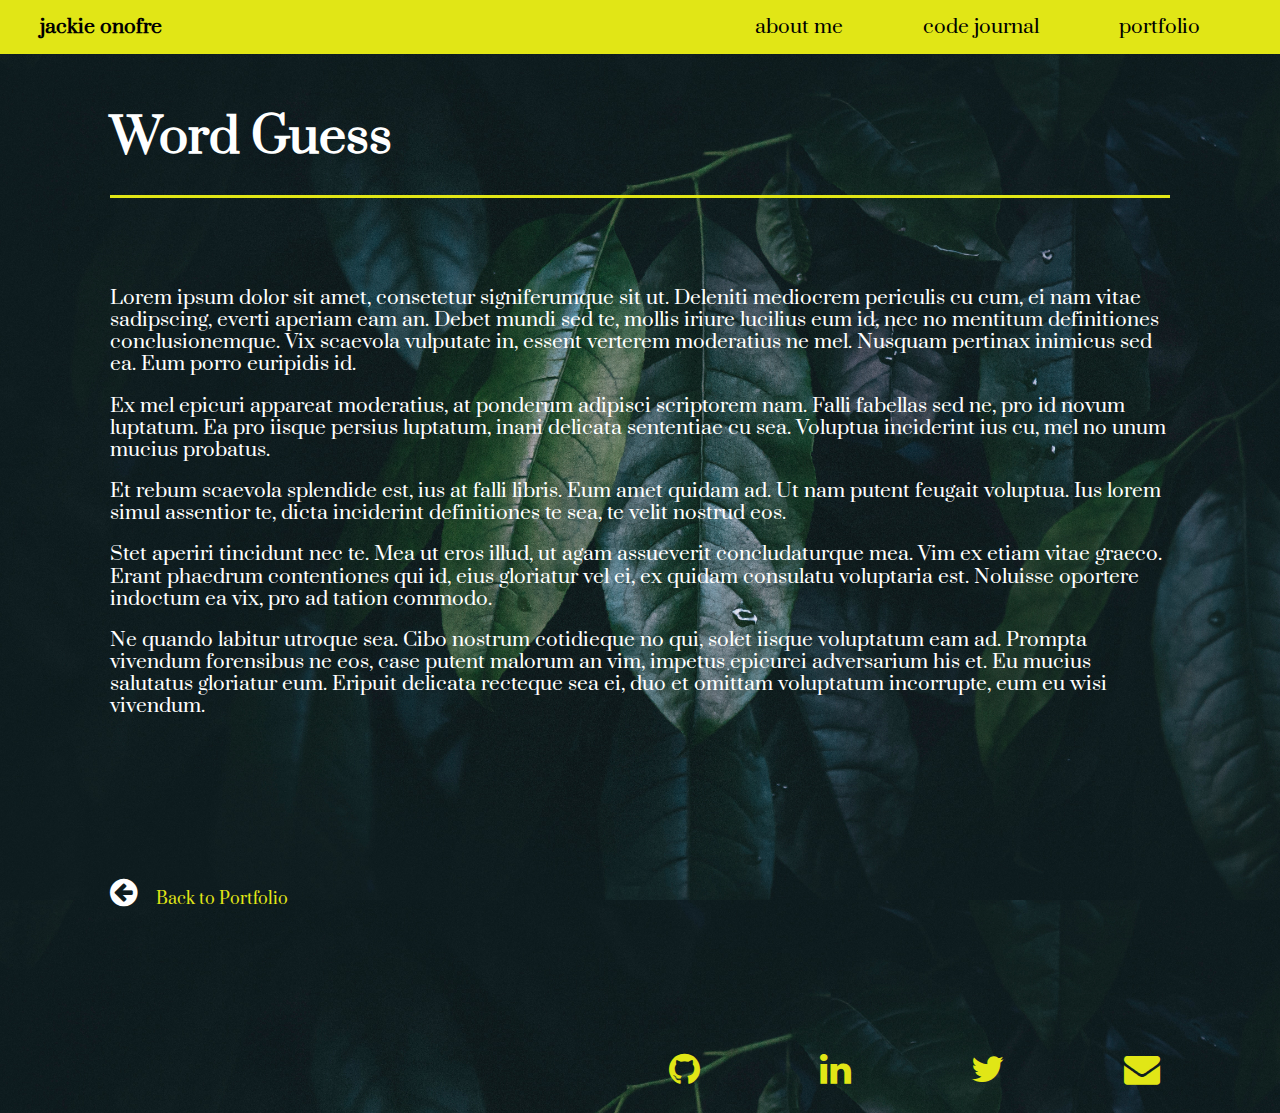
<file: content/projects/word_guess.html>
<!DOCTYPE html>
<html lang="en">
  <head>
    <meta charset="utf-8">
    <title>jackie onofre</title>
    <LINK REL=StyleSheet HREF="../../normalize.css" TYPE="text/css" MEDIA=screen>
    <LINK REL=StyleSheet HREF="../../styles/style.css" TYPE="text/css" MEDIA=screen>
    <LINK REL=StyleSheet HREF="../../styles/portfolio_project.css" TYPE="text/css" MEDIA=screen>
    <link href="https://fonts.googleapis.com/css?family=Prata" rel="stylesheet">
    <link rel="stylesheet" href="https://cdnjs.cloudflare.com/ajax/libs/font-awesome/4.7.0/css/font-awesome.min.css">

  </head>
  <body class="project-page">
    <div>
      <nav>
        <ul class="ul">
          <li class="name">
            <a href="../../index.html">jackie onofre</a>
          </li>
          <li>
            <a href="../about.html">about me</a>
          </li>
          <li>
            <a href="../code_journal.html">code journal</a>
          </li>
          <li>
            <a href="../portfolio.html">portfolio</a>
          </li>
        </ul>
      </nav>

      <section class="project-content">
        <h2>Word Guess</h2>
        <div class="project-text">
          <p>Lorem ipsum dolor sit amet, consetetur signiferumque sit ut. Deleniti mediocrem periculis cu cum, ei nam vitae sadipscing, everti aperiam eam an. Debet mundi sed te, mollis iriure lucilius eum id, nec no mentitum definitiones conclusionemque. Vix scaevola vulputate in, essent verterem moderatius ne mel. Nusquam pertinax inimicus sed ea. Eum porro euripidis id.</p>

          <p>Ex mel epicuri appareat moderatius, at ponderum adipisci scriptorem nam. Falli fabellas sed ne, pro id novum luptatum. Ea pro iisque persius luptatum, inani delicata sententiae cu sea. Voluptua inciderint ius cu, mel no unum mucius probatus.</p>

          <p>Et rebum scaevola splendide est, ius at falli libris. Eum amet quidam ad. Ut nam putent feugait voluptua. Ius lorem simul assentior te, dicta inciderint definitiones te sea, te velit nostrud eos.</p>

          <p>Stet aperiri tincidunt nec te. Mea ut eros illud, ut agam assueverit concludaturque mea. Vim ex etiam vitae graeco. Erant phaedrum contentiones qui id, eius gloriatur vel ei, ex quidam consulatu voluptaria est. Noluisse oportere indoctum ea vix, pro ad tation commodo.</p>

          <p>Ne quando labitur utroque sea. Cibo nostrum cotidieque no qui, solet iisque voluptatum eam ad. Prompta vivendum forensibus ne eos, case putent malorum an vim, impetus epicurei adversarium his et. Eu mucius salutatus gloriatur eum. Eripuit delicata recteque sea ei, duo et omittam voluptatum incorrupte, eum eu wisi vivendum.</p>
        </div>

        <div class="back">
          <a href="../portfolio.html"><i class="fa fa-arrow-circle-left"></i></a> Back to Portfolio
        </div>
      </section>

      <footer class="footer">
        <ul>
          <li>
            <a href="https://github.com/Jackiesan"><i class="fa fa-github"></i></a>
          </li>
          <li>
            <a href="https://www.linkedin.com/in/jacquelineonofre/"><i class="fa fa-linkedin"></i></a>
          </li>
          <li>
            <a href="https://twitter.com/Jackie_onofre16"><i class="fa fa-twitter"></i></a>
          </li>
          <li>
            <a href="mailto:16jonofre@gmail.com"><i class="fa fa-envelope"></i></a>
          </li>
        </ul>
      </footer>
    </div>
  </body>
</html>
</file>
<file: styles/style.css>
body {
  font-family: 'Prata', serif;
  margin: 10px;
  height: 100%;
  background-image: url("../images/byron-johnson-149913-unsplash (1).jpg");
  background-size: cover;
}

nav {
  position: fixed;
  top: 0;
  left: 0;
  margin: auto;
  width: 100%;
  background-color: rgb(225, 230, 22);
}

ul {
  display: flex;
  justify-content: flex-end;
  list-style-type: none;
  flex-wrap: wrap;
}

.name {
  margin-right: auto;
}

ul > li {
  padding-right: 80px;
}

a {
  text-decoration: none;
  color: black;
  font-size: 1.2em;
}

a:hover {
  color: rgb(109, 191, 15);
}

nav a:hover {
  cursor: default;
}

.intro {
  display: flex;
  flex-direction: column;
  align-items: center;
  height: 300px;
  margin-top: 100px;
  adding-bottom: 150px;
  justify-content: flex-end;
  color: white;
  font-size: 1.5em;
}


.footer i {
  font-size:36px;
  color: black;
  padding: 10px;
  margin-right: 20px;
  color: rgb(225, 230, 22);
}

.footer i:hover {
  color: rgb(109, 191, 15);
}

* {
 box-sizing: border-box;
}

*:before,
*:after {
 box-sizing: border-box;
}

html,
body {
 height: 100%;
 position: relative;
}

body > div {
 min-height: 100vh;
 overflow: hidden;
 display: block;
 position: relative;
 padding-bottom: 100px;
}

.footer {
 position: absolute;
 bottom: 0;
 width: 100%;
}

.greeting {
  font-size: 6em;
}

.name {
  font-weight: bold;
}
</file>
<file: styles/about.css>
.image {
  margin-left: 100px;
  border-radius: 50%;
  width: 270px;
  height: auto;
  border: rgb(225, 230, 22) 6px double;
}

.about-content {
  margin-top: 200px;
  display: flex;
  flex-wrap: wrap;
  margin-bottom: 100px;
}

.about-me-text {
  width: 800px;
  margin-left: 100px;
  color: white;
  line-height: 1.5;
}

.about-me-text h2 {
  color: rgb(225, 230, 22);
}

h2 {
  font-size: 3em;
}
</file>
<file: styles/code_journal.css>
header {
  margin-top: 100px;
  font-size: 2em;
  display: flex;
  justify-content: center;
  color: rgb(225, 230, 22);
}

.entry-title {
  text-transform: uppercase;
  color: rgb(225, 230, 22);
}

.entry {
  border: solid white 2px;
  width: 450px;
  padding: 70px;
  margin-top: 30px;
  margin-right: 10px;
  color: white;
}

.date {
  font-size: .8em;
}

.journal-entries {
  display: flex;
  flex-wrap: wrap;
  justify-content: center;
  align-content: center;
  margin-bottom: 100px;
}

.button-container{
  padding-top: 30px;
}

.read-more-button {
  text-transform: uppercase;
  border: 1px solid white;
  padding: 10px;
  border-radius: 10px;
}

.read-more-button {
  color: white;
}

.read-more-button:hover {
  background-color: rgb(109, 191, 15);
  color: black;
  cursor: default;
}
</file>
<file: styles/portfolio.css>
header {
  margin-top: 100px;
  font-size: 2em;
  display: flex;
  justify-content: center;
  color: rgb(225, 230, 22);
}

.project-title {
  text-transform: uppercase;
  color: rgb(225, 230, 22);
  text-align: center;
}

aside {
  padding-right: 50px;
}

.project {
  border-top: dotted white 3px;
  color: white;
  align-self: center;
  line-height: 1.5;
}

.project-image {
  display: block;
  margin-left: auto;
  margin-right: auto;
  width: 60%;
  padding-top: 30px;
}

.project-summary {
  display: flex;
  flex-wrap: wrap;
}

.project:last-child {
  border-bottom: dotted white 3px;
  margin-bottom: 200px;
}

.project {
  display: grid;
  grid-template-columns: 2fr 4fr;
  grid-template-rows: 3fr 2fr;
  width: 900px;
  padding: 100px;
}

.projects-container {
  display: flex;
  flex-wrap: wrap;
  justify-content: center;
}

.button-container{
  padding-top: 30px;
  grid-column-start: 2;
  grid-row-start: 2;
  margin-left: 10px;
}

.read-more-button {
  text-transform: uppercase;
  border: 1px solid white;
  padding: 8px;
  border-radius: 10px;
  color: white;
  display: flex;
  width: 150px;
}

.read-more-button:hover {
  color: black;
  background-color: rgb(109, 191, 15);
  cursor: default;
}

.credits * {
  text-align: center;
  font-size: 12px;
  color: rgb(162, 162, 162);
}

.credits {
  padding-bottom: 30px;
}
</file>
<file: styles/blog_article.css>
.post-content {
  margin: 100px 100px;
}

h2 {
  font-size: 3em;
  color: white;
}

.date {
  padding-bottom: 30px;
  border-bottom: 2px dotted white;
  color: rgb(225, 230, 22);
}

.back {
  padding-top: 100px;
  border-top: 2px dotted white;
  color: rgb(225, 230, 22);
}

.blog-post-text {
  padding-top: 30px;
  padding-bottom: 40px;
  color: white;
}

.back i:hover {
  color: rgb(225, 230, 22);
  cursor: default;
}

.back a {
  color: white;
  font-size: 2em;
  margin-right: 15px;
}
</file>
<file: styles/portfolio_project.css>
.project-content {
  margin: 100px 100px;
}

h2 {
  font-size: 3em;
  color: white;
  padding-bottom: 30px;
  border-bottom: solid 3px rgb(225, 230, 22);
}

h3 {
  color: rgb(225, 230, 22);
  font-style: italic;
}

.back {
  padding-top: 100px;
  color: rgb(225, 230, 22);
}

.project-text {
  padding-top: 30px;
  padding-bottom: 40px;
  color: white;
  font-size: 1.2em;
}

.back i:hover {
  color: rgb(225, 230, 22);
  cursor: default;
}

.back a {
  color: white;
  font-size: 2em;
  margin-right: 15px;
}

.goals {
  list-style: disc;
  display: inline-block;
  line-height: 2.0;
}

.button {
  width: 200px;
  height: 40px;
  background: rgb(3, 24, 46);
  box-shadow: 0 8px 16px 0 rgba(0,0,0,0.2), 0 6px 20px 0 rgba(0,0,0,0.19);
  border-radius: 7px;
  font-size: .8em;
  color: white;
}


.button:hover {
  box-shadow: 0 12px 16px 0 rgba(0,0,0,0.24), 0 17px 50px 0 rgba(0,0,0,0.19);
  background-color: rgb(225, 230, 22);
  color: black;
}
</file>
